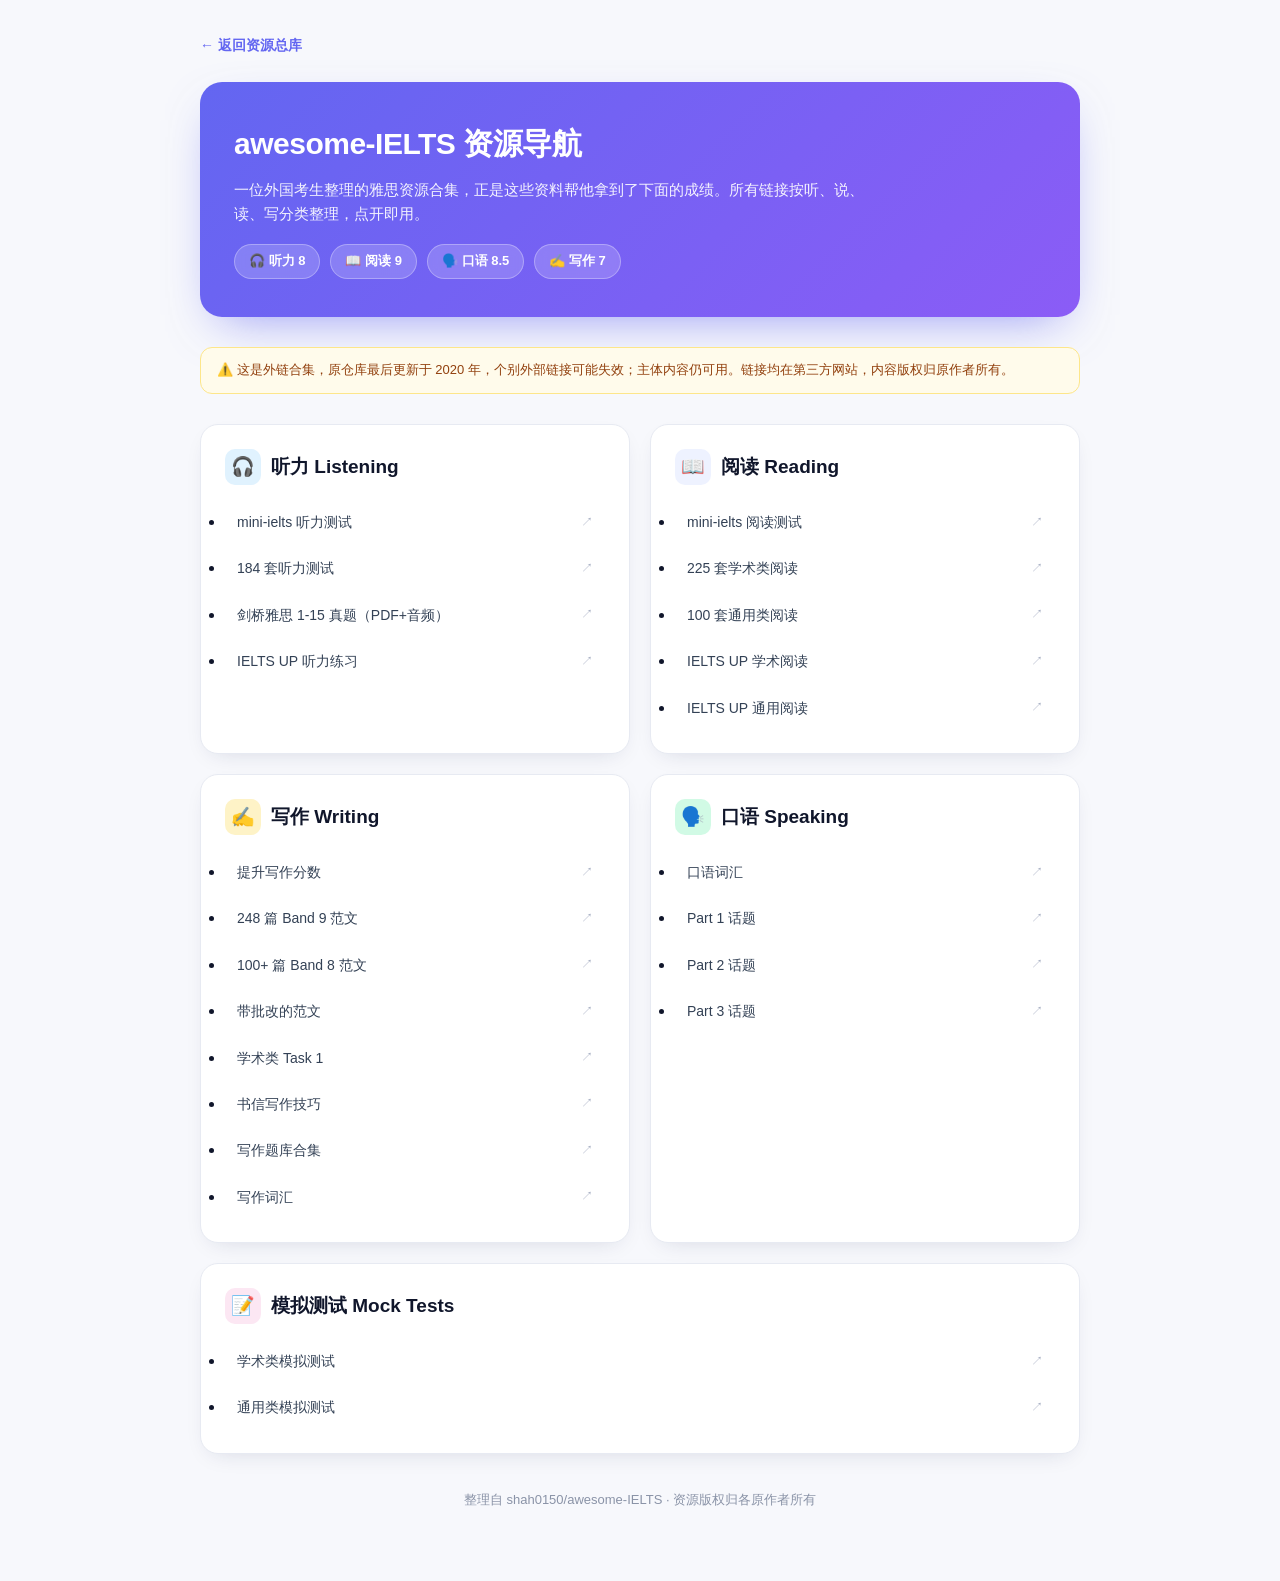
<file: awesome/index.html>
<!DOCTYPE html>
<html lang="zh-CN">
<head>
  <meta charset="UTF-8" />
  <meta name="viewport" content="width=device-width, initial-scale=1.0" />
  <title>雅思备考网·YASIBEIKAO · 资源清单</title>
  <style>
    * { margin: 0; padding: 0; box-sizing: border-box; }
    body {
      font-family: -apple-system, BlinkMacSystemFont, "Segoe UI", "PingFang SC", "Microsoft YaHei", sans-serif;
      background: #f7f8fc; color: #10162b; line-height: 1.6;
      -webkit-font-smoothing: antialiased;
    }
    .wrap { max-width: 920px; margin: 0 auto; padding: 32px 20px 70px; }
    .back {
      display: inline-flex; align-items: center; gap: 6px;
      font-size: 14px; color: #6366f1; font-weight: 700;
      text-decoration: none; margin-bottom: 26px;
    }
    .back:hover { text-decoration: underline; }
    .hero {
      background: linear-gradient(135deg, #6366f1, #8b5cf6);
      border-radius: 22px; padding: 38px 34px; color: #fff;
      box-shadow: 0 18px 50px -20px rgba(99,102,241,.7);
      margin-bottom: 30px;
    }
    .hero h1 { font-size: 30px; letter-spacing: -.5px; margin-bottom: 10px; }
    .hero p { font-size: 15px; opacity: .92; max-width: 640px; }
    .scores { display: flex; gap: 10px; flex-wrap: wrap; margin-top: 18px; }
    .score {
      background: rgba(255,255,255,.18); border: 1px solid rgba(255,255,255,.3);
      padding: 6px 14px; border-radius: 999px; font-size: 13px; font-weight: 700;
      backdrop-filter: blur(6px);
    }
    .note {
      background: #fffbeb; border: 1px solid #fde68a; border-radius: 12px;
      padding: 12px 16px; font-size: 13px; color: #92400e; margin-bottom: 30px;
    }
    .grid { display: grid; grid-template-columns: repeat(2, 1fr); gap: 20px; }
    .card {
      background: #fff; border: 1px solid #e7eaf2; border-radius: 18px;
      padding: 24px; box-shadow: 0 8px 24px -12px rgba(24,32,74,.18);
    }
    .card h2 {
      font-size: 19px; margin-bottom: 16px; display: flex; align-items: center; gap: 10px;
    }
    .emoji {
      width: 36px; height: 36px; border-radius: 10px; display: grid; place-items: center;
      font-size: 19px; background: var(--soft);
    }
    .card ul { display: grid; gap: 4px; }
    .card a {
      display: flex; align-items: center; justify-content: space-between; gap: 10px;
      padding: 10px 12px; border-radius: 10px; font-size: 14px; color: #334155;
      text-decoration: none; transition: background .2s, color .2s;
    }
    .card a:hover { background: var(--soft); color: var(--c); }
    .card a .arrow { color: #aab2c5; font-size: 12px; flex-shrink: 0; }
    .card a:hover .arrow { color: var(--c); }
    .footer { text-align: center; color: #8a93a7; font-size: 13px; margin-top: 36px; }
    @media (max-width: 640px) {
      .grid { grid-template-columns: 1fr; }
      .hero { padding: 28px 22px; }
      .hero h1 { font-size: 24px; }
    }
  </style>
</head>
<body>
  <div class="wrap">
    <a class="back" href="../index.html">← 返回资源总库</a>

    <div class="hero">
      <h1>awesome-IELTS 资源导航</h1>
      <p>一位外国考生整理的雅思资源合集，正是这些资料帮他拿到了下面的成绩。所有链接按听、说、读、写分类整理，点开即用。</p>
      <div class="scores">
        <span class="score">🎧 听力 8</span>
        <span class="score">📖 阅读 9</span>
        <span class="score">🗣️ 口语 8.5</span>
        <span class="score">✍️ 写作 7</span>
      </div>
    </div>

    <div class="note">
      ⚠️ 这是外链合集，原仓库最后更新于 2020 年，个别外部链接可能失效；主体内容仍可用。链接均在第三方网站，内容版权归原作者所有。
    </div>

    <div class="grid">
      <div class="card" style="--c:#0ea5e9; --soft:#e0f2fe;">
        <h2><span class="emoji">🎧</span> 听力 Listening</h2>
        <ul>
          <li><a href="http://mini-ielts.com/listening" target="_blank" rel="noopener">mini-ielts 听力测试 <span class="arrow">↗</span></a></li>
          <li><a href="https://practicepteonline.com/ielts-listening-tests/" target="_blank" rel="noopener">184 套听力测试 <span class="arrow">↗</span></a></li>
          <li><a href="https://ieltspracticeonline.com/download-all-cambridge-ielts-books-pdfaudio-1-14/" target="_blank" rel="noopener">剑桥雅思 1-15 真题（PDF+音频） <span class="arrow">↗</span></a></li>
          <li><a href="https://ielts-up.com/listening/ielts-listening-practice.html" target="_blank" rel="noopener">IELTS UP 听力练习 <span class="arrow">↗</span></a></li>
        </ul>
      </div>

      <div class="card" style="--c:#6366f1; --soft:#eef2ff;">
        <h2><span class="emoji">📖</span> 阅读 Reading</h2>
        <ul>
          <li><a href="http://mini-ielts.com/reading" target="_blank" rel="noopener">mini-ielts 阅读测试 <span class="arrow">↗</span></a></li>
          <li><a href="https://practicepteonline.com/ielts-reading-tests/" target="_blank" rel="noopener">225 套学术类阅读 <span class="arrow">↗</span></a></li>
          <li><a href="https://practicepteonline.com/ielts-general-reading-tests/" target="_blank" rel="noopener">100 套通用类阅读 <span class="arrow">↗</span></a></li>
          <li><a href="https://ielts-up.com/reading/ielts-reading-practice.html#academic" target="_blank" rel="noopener">IELTS UP 学术阅读 <span class="arrow">↗</span></a></li>
          <li><a href="https://ielts-up.com/reading/ielts-reading-practice.html#general" target="_blank" rel="noopener">IELTS UP 通用阅读 <span class="arrow">↗</span></a></li>
        </ul>
      </div>

      <div class="card" style="--c:#f59e0b; --soft:#fef3c7;">
        <h2><span class="emoji">✍️</span> 写作 Writing</h2>
        <ul>
          <li><a href="http://www.ielts-practice.org/ielts-writing/" target="_blank" rel="noopener">提升写作分数 <span class="arrow">↗</span></a></li>
          <li><a href="http://www.ielts-practice.org/band-9-essays/" target="_blank" rel="noopener">248 篇 Band 9 范文 <span class="arrow">↗</span></a></li>
          <li><a href="http://www.ielts-practice.org/band-8-essays/" target="_blank" rel="noopener">100+ 篇 Band 8 范文 <span class="arrow">↗</span></a></li>
          <li><a href="https://www.ieltsbuddy.com/ielts-sample-essays.html" target="_blank" rel="noopener">带批改的范文 <span class="arrow">↗</span></a></li>
          <li><a href="https://www.ieltsbuddy.com/ielts-writing-task-1.html" target="_blank" rel="noopener">学术类 Task 1 <span class="arrow">↗</span></a></li>
          <li><a href="https://ieltsliz.com/ielts-letter-writing-essential-tips/" target="_blank" rel="noopener">书信写作技巧 <span class="arrow">↗</span></a></li>
          <li><a href="https://writing9.com/ielts-writing-task-2-topics" target="_blank" rel="noopener">写作题库合集 <span class="arrow">↗</span></a></li>
          <li><a href="https://ielts-up.com/writing/ielts-vocabulary-writing.html" target="_blank" rel="noopener">写作词汇 <span class="arrow">↗</span></a></li>
        </ul>
      </div>

      <div class="card" style="--c:#10b981; --soft:#d1fae5;">
        <h2><span class="emoji">🗣️</span> 口语 Speaking</h2>
        <ul>
          <li><a href="https://ielts-up.com/speaking/ielts-vocabulary-speaking.html" target="_blank" rel="noopener">口语词汇 <span class="arrow">↗</span></a></li>
          <li><a href="https://ieltsliz.com/ielts-speaking-part-1-topics/" target="_blank" rel="noopener">Part 1 话题 <span class="arrow">↗</span></a></li>
          <li><a href="https://ieltsliz.com/ielts-speaking-part-2-topics/" target="_blank" rel="noopener">Part 2 话题 <span class="arrow">↗</span></a></li>
          <li><a href="https://ieltsliz.com/ielts-speaking-part-3-topics-2/" target="_blank" rel="noopener">Part 3 话题 <span class="arrow">↗</span></a></li>
        </ul>
      </div>

      <div class="card" style="--c:#ec4899; --soft:#fce7f3; grid-column: 1 / -1;">
        <h2><span class="emoji">📝</span> 模拟测试 Mock Tests</h2>
        <ul>
          <li><a href="https://ieltsonlinetests.com/ielts-exam-library#academic" target="_blank" rel="noopener">学术类模拟测试 <span class="arrow">↗</span></a></li>
          <li><a href="https://ieltsonlinetests.com/ielts-exam-library#general-test" target="_blank" rel="noopener">通用类模拟测试 <span class="arrow">↗</span></a></li>
        </ul>
      </div>
    </div>

    <p class="footer">整理自 shah0150/awesome-IELTS · 资源版权归各原作者所有</p>
  </div>
</body>
</html>
</file>
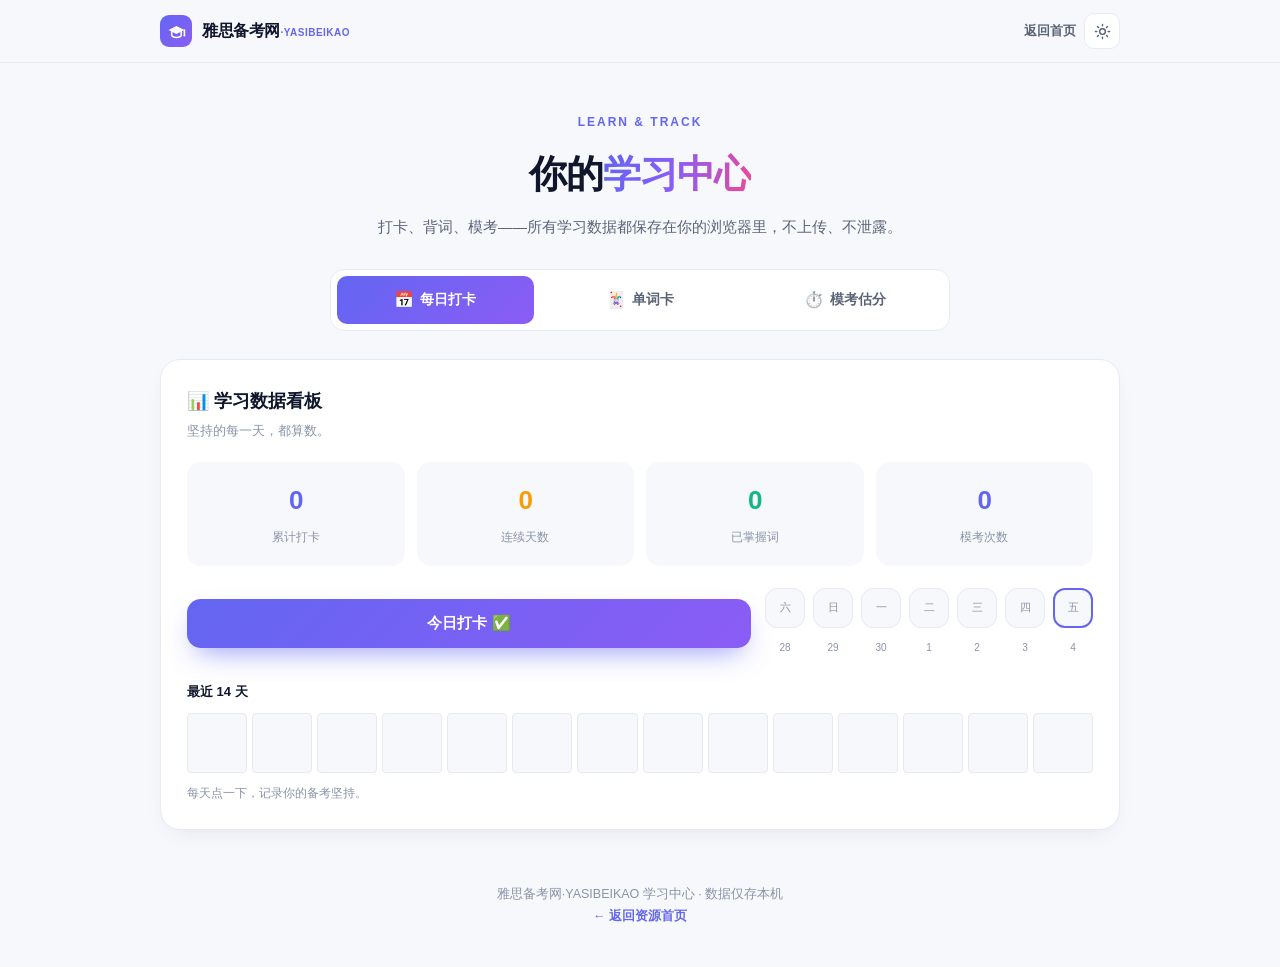
<file: learn/index.html>
<!DOCTYPE html>
<html lang="zh-CN">
<head>
  <meta charset="UTF-8" />
  <meta name="viewport" content="width=device-width, initial-scale=1.0" />
  <title>学习中心 · 雅思备考网·YASIBEIKAO</title>
  <meta name="description" content="每日打卡、间隔重复单词卡、模考计时估分——你的雅思学习数据都留在本机。" />
  <link rel="manifest" href="../manifest.json" />
  <meta name="theme-color" content="#6366f1" />
  <link rel="apple-touch-icon" href="../icon-192.png" />
  <style>
    * { margin: 0; padding: 0; box-sizing: border-box; }
    :root {
      --primary: #6366f1; --primary-2: #8b5cf6;
      --ink: #10162b; --ink-soft: #5a6478; --ink-muted: #8a93a7;
      --line: #e7eaf2; --bg: #f7f8fc; --card: #fff; --radius: 20px;
      --green: #10b981; --amber: #f59e0b; --red: #ef4444;
    }
    html[data-theme="dark"] {
      --bg: #0f1220; --card: #171b2e; --ink: #eef1fb; --ink-soft: #aab3cc;
      --ink-muted: #7b86a3; --line: #2a3049;
    }
    html { scroll-behavior: smooth; scroll-padding-top: 76px; }
    body {
      font-family: -apple-system, BlinkMacSystemFont, "Segoe UI", "PingFang SC", "Microsoft YaHei", sans-serif;
      background: var(--bg); color: var(--ink); line-height: 1.7;
      -webkit-font-smoothing: antialiased; overflow-x: hidden;
    }
    .wrap { max-width: 1000px; margin: 0 auto; padding: 0 20px; }
    a { color: inherit; text-decoration: none; }

    /* 顶部 */
    .topbar { position: sticky; top: 0; z-index: 100; background: color-mix(in srgb, var(--bg) 88%, transparent); backdrop-filter: blur(16px); -webkit-backdrop-filter: blur(16px); border-bottom: 1px solid var(--line); }
    .topbar-inner { max-width: 1000px; margin: 0 auto; padding: 13px 20px; display: flex; align-items: center; justify-content: space-between; gap: 12px; }
    .brand { display: flex; align-items: center; gap: 10px; font-weight: 800; letter-spacing: -.5px; }
    .brand-mark { width: 32px; height: 32px; border-radius: 9px; display: grid; place-items: center; color: #fff; background: linear-gradient(135deg, var(--primary), var(--primary-2)); flex-shrink: 0; }
    .brand-mark svg { width: 19px; height: 19px; display: block; }
    .brand-text { font-size: 16px; white-space: nowrap; }
    .brand-en { font-size: 10px; font-weight: 700; color: var(--primary); letter-spacing: .5px; margin-left: 1px; }
    .top-actions { display: flex; gap: 8px; align-items: center; }
    .icon-btn { width: 36px; height: 36px; display: grid; place-items: center; border: 1px solid var(--line); border-radius: 10px; background: var(--card); color: var(--ink-soft); cursor: pointer; transition: .2s; }
    .icon-btn:hover { color: var(--primary); border-color: var(--primary); }
    .icon-btn svg { width: 17px; height: 17px; }
    .icon-btn .icon-moon { display: none; }
    html[data-theme="dark"] .icon-btn .icon-sun { display: none; }
    html[data-theme="dark"] .icon-btn .icon-moon { display: block; }
    .back-link { font-size: 13px; color: var(--ink-soft); font-weight: 600; }
    .back-link:hover { color: var(--primary); }

    /* Hero */
    .hero { text-align: center; padding: 44px 20px 30px; }
    .kicker { font-size: 12px; font-weight: 800; letter-spacing: 2px; color: var(--primary); }
    .hero h1 { font-size: clamp(26px, 5vw, 38px); letter-spacing: -1px; margin: 8px 0; }
    .hero h1 span { background: linear-gradient(100deg, var(--primary), var(--primary-2), #ec4899); -webkit-background-clip: text; background-clip: text; color: transparent; }
    .hero p { font-size: 14.5px; color: var(--ink-soft); max-width: 560px; margin: 0 auto; }

    /* Tab 导航 */
    .tabs { display: flex; gap: 8px; background: var(--card); border: 1px solid var(--line); border-radius: 14px; padding: 6px; margin: 0 auto 28px; max-width: 620px; position: sticky; top: 68px; z-index: 50; box-shadow: var(--shadow-sm); }
    .tab { flex: 1; text-align: center; padding: 10px 8px; border-radius: 10px; font-size: 13.5px; font-weight: 700; color: var(--ink-soft); cursor: pointer; transition: .2s; display: flex; align-items: center; justify-content: center; gap: 6px; }
    .tab.active { background: linear-gradient(135deg, var(--primary), var(--primary-2)); color: #fff; }
    .tab .ico { font-size: 16px; }

    .panel { display: none; }
    .panel.active { display: block; }
    .section { margin-bottom: 24px; }
    .card { background: var(--card); border: 1px solid var(--line); border-radius: var(--radius); padding: 26px; box-shadow: 0 8px 24px -12px rgba(24,32,74,.14); }
    .card-title { font-size: 18px; margin-bottom: 4px; display: flex; align-items: center; gap: 8px; }
    .card-sub { font-size: 13px; color: var(--ink-muted); margin-bottom: 20px; }

    /* ===== 打卡看板 ===== */
    .dash-top { display: grid; grid-template-columns: repeat(4, 1fr); gap: 12px; margin-bottom: 22px; }
    .kpi { background: var(--bg); border-radius: 14px; padding: 16px 10px; text-align: center; }
    .kpi b { display: block; font-size: 26px; letter-spacing: -1px; color: var(--primary); }
    .kpi.g b { color: var(--green); } .kpi.a b { color: var(--amber); }
    .kpi span { font-size: 11.5px; color: var(--ink-muted); }
    .checkin-row { display: flex; gap: 14px; align-items: center; flex-wrap: wrap; }
    .checkin-btn { flex: 1; min-width: 180px; padding: 15px; border: none; border-radius: 14px; cursor: pointer; font-size: 15px; font-weight: 800; color: #fff; background: linear-gradient(135deg, var(--primary), var(--primary-2)); box-shadow: 0 12px 28px -10px rgba(99,102,241,.7); transition: .2s; }
    .checkin-btn:hover { transform: translateY(-2px); }
    .checkin-btn.done { background: var(--green); box-shadow: 0 12px 28px -10px rgba(16,185,129,.7); }
    .week { display: flex; gap: 8px; }
    .day { width: 40px; text-align: center; }
    .day .dot { width: 40px; height: 40px; border-radius: 12px; background: var(--bg); border: 1px solid var(--line); display: grid; place-items: center; font-size: 11px; color: var(--ink-muted); margin-bottom: 4px; }
    .day.done .dot { background: var(--green); color: #fff; border-color: var(--green); font-size: 18px; }
    .day.today .dot { border-color: var(--primary); border-width: 2px; }
    .heat { margin-top: 22px; }
    .heat-label { font-size: 13px; font-weight: 700; margin-bottom: 10px; }
    .heat-grid { display: grid; grid-template-columns: repeat(14, 1fr); gap: 5px; }
    .heat-cell { aspect-ratio: 1; border-radius: 4px; background: var(--bg); border: 1px solid var(--line); }
    .heat-cell.l1 { background: #c7d2fe; } .heat-cell.l2 { background: #818cf8; }
    .heat-cell.l3 { background: var(--primary); } .heat-cell.l4 { background: #4338ca; }
    .stat-line { font-size: 12px; color: var(--ink-muted); margin-top: 10px; }

    /* ===== 单词卡 ===== */
    .flash-wrap { max-width: 520px; margin: 0 auto; }
    .flash-progress { display: flex; justify-content: space-between; font-size: 12.5px; color: var(--ink-muted); margin-bottom: 10px; }
    .flash-bar { height: 6px; background: var(--bg); border-radius: 999px; overflow: hidden; margin-bottom: 20px; }
    .flash-bar > i { display: block; height: 100%; background: linear-gradient(90deg, var(--primary), var(--primary-2)); transition: width .3s; }
    .flash-card { min-height: 220px; border-radius: 18px; padding: 30px; display: flex; flex-direction: column; align-items: center; justify-content: center; text-align: center; cursor: pointer; background: linear-gradient(135deg, #eef2ff, #faf5ff); border: 2px solid transparent; transition: .25s; user-select: none; }
    html[data-theme="dark"] .flash-card { background: linear-gradient(135deg, #1c2140, #241d3a); }
    .flash-card:hover { transform: translateY(-2px); }
    .flash-card .hint { position: absolute; }
    .flash-word { font-size: 34px; font-weight: 850; letter-spacing: -1px; color: var(--ink); }
    .flash-pos { font-size: 13px; color: var(--primary); font-weight: 700; margin-top: 4px; }
    .flash-mean { font-size: 19px; color: var(--ink); margin-top: 16px; font-weight: 700; }
    .flash-syn { font-size: 13px; color: var(--ink-soft); margin-top: 12px; line-height: 1.8; }
    .flash-syn b { color: var(--green); font-weight: 700; }
    .flash-tip { font-size: 12px; color: var(--ink-muted); margin-top: 18px; }
    .flash-actions { display: flex; gap: 12px; margin-top: 18px; }
    .flash-actions button { flex: 1; padding: 13px; border-radius: 12px; border: 1.5px solid var(--line); background: var(--card); color: var(--ink); font-size: 14px; font-weight: 750; cursor: pointer; transition: .2s; }
    .flash-actions .again:hover { border-color: var(--red); color: var(--red); }
    .flash-actions .known:hover { border-color: var(--green); color: var(--green); }
    .flash-empty { text-align: center; color: var(--ink-soft); padding: 30px; }
    .flash-modes { display: flex; gap: 8px; justify-content: center; margin-bottom: 16px; }
    .flash-modes button { padding: 7px 16px; border-radius: 999px; border: 1.5px solid var(--line); background: var(--card); color: var(--ink-soft); font-size: 12.5px; font-weight: 700; cursor: pointer; }
    .flash-modes button.active { border-color: var(--primary); color: var(--primary); background: var(--bg); }

    /* ===== 模考估分 ===== */
    .mock-setup { display: grid; grid-template-columns: 1fr 1fr; gap: 14px; }
    .mock-opt { border: 1.5px solid var(--line); border-radius: 14px; padding: 16px; cursor: pointer; transition: .2s; }
    .mock-opt:hover, .mock-opt.active { border-color: var(--primary); background: var(--bg); }
    .mock-opt b { display: block; font-size: 15px; margin-bottom: 3px; }
    .mock-opt span { font-size: 12px; color: var(--ink-muted); }
    .mock-start { width: 100%; margin-top: 18px; }
    .mock-stage { display: none; }
    .mock-stage.active { display: block; }
    .mock-hud { display: flex; justify-content: space-between; align-items: center; background: var(--bg); border-radius: 12px; padding: 12px 16px; margin-bottom: 20px; }
    .mock-timer { font-size: 20px; font-weight: 850; color: var(--primary); font-variant-numeric: tabular-nums; }
    .mock-idx { font-size: 13px; color: var(--ink-muted); }
    .q-card { background: var(--bg); border-radius: 16px; padding: 22px; }
    .q-passage { font-size: 13px; color: var(--ink-soft); background: var(--card); border-radius: 10px; padding: 14px; margin-bottom: 16px; line-height: 1.7; }
    .q-text { font-size: 16px; font-weight: 700; margin-bottom: 16px; }
    .q-opts { display: grid; gap: 10px; }
    .q-opt { display: flex; align-items: center; gap: 10px; padding: 12px 14px; border: 1.5px solid var(--line); border-radius: 11px; background: var(--card); cursor: pointer; font-size: 14px; transition: .2s; }
    .q-opt:hover { border-color: var(--primary); }
    .q-opt.sel { border-color: var(--primary); background: var(--bg); font-weight: 700; }
    .q-nav { display: flex; gap: 12px; margin-top: 18px; }
    .q-nav button { flex: 1; padding: 12px; border-radius: 11px; border: none; font-size: 14px; font-weight: 750; cursor: pointer; }
    .q-prev { background: var(--card); border: 1.5px solid var(--line) !important; color: var(--ink); }
    .q-next { background: linear-gradient(135deg, var(--primary), var(--primary-2)); color: #fff; }
    .result-box { text-align: center; padding: 20px; }
    .result-band { font-size: 60px; font-weight: 900; letter-spacing: -3px; background: linear-gradient(135deg, var(--primary), var(--primary-2)); -webkit-background-clip: text; background-clip: text; color: transparent; }
    .result-label { font-size: 14px; color: var(--ink-soft); }
    .result-detail { display: flex; justify-content: center; gap: 24px; margin: 20px 0; font-size: 14px; }
    .result-detail b { color: var(--ink); }

    .btn { display: inline-flex; align-items: center; justify-content: center; padding: 13px 22px; border-radius: 12px; font-size: 14px; font-weight: 750; cursor: pointer; border: none; text-decoration: none; }
    .btn-primary { color: #fff; background: linear-gradient(135deg, var(--primary), var(--primary-2)); }

    .footer { text-align: center; padding: 30px 20px 40px; font-size: 12.5px; color: var(--ink-muted); }
    .footer a { color: var(--primary); font-weight: 700; }
    .toast { position: fixed; left: 50%; bottom: 30px; transform: translateX(-50%) translateY(20px); background: var(--ink); color: var(--card); padding: 12px 22px; border-radius: 999px; font-size: 13.5px; font-weight: 700; opacity: 0; pointer-events: none; transition: .3s; z-index: 300; }
    .toast.show { opacity: 1; transform: translateX(-50%) translateY(0); }

    @media (max-width: 720px) {
      .dash-top { grid-template-columns: repeat(2, 1fr); }
      .mock-setup { grid-template-columns: 1fr; }
      .tabs { top: 64px; }
    }
    @media (max-width: 480px) {
      .heat-grid { grid-template-columns: repeat(10, 1fr); }
      .tab { font-size: 12px; }
      .tab .ico { display: none; }
      .card { padding: 20px 16px; }
    }
  </style>
</head>
<body>
  <header class="topbar">
    <div class="topbar-inner">
      <a href="../index.html" class="brand">
        <span class="brand-mark">
          <svg viewBox="0 0 24 24" fill="none" stroke="currentColor" stroke-width="2" stroke-linecap="round" stroke-linejoin="round" aria-hidden="true"><path d="M22 10 12 5 2 10l10 5 10-5Z" fill="currentColor" stroke="none"/><path d="M6 12v5c0 1.1 2.7 2.5 6 2.5s6-1.4 6-2.5v-5"/><path d="M22 10v6"/><circle cx="22" cy="17" r="1.3" fill="currentColor" stroke="none"/></svg>
        </span>
        <span class="brand-text">雅思备考网<span class="brand-en">·YASIBEIKAO</span></span>
      </a>
      <div class="top-actions">
        <a href="../index.html" class="back-link">返回首页</a>
        <button class="icon-btn" id="themeBtn" type="button" aria-label="切换深色模式" title="切换深色模式">
          <svg class="icon-sun" viewBox="0 0 24 24" fill="none" stroke="currentColor" stroke-width="2" stroke-linecap="round"><circle cx="12" cy="12" r="4"/><path d="M12 2v2M12 20v2M4.9 4.9l1.4 1.4M17.7 17.7l1.4 1.4M2 12h2M20 12h2M4.9 19.1l1.4-1.4M17.7 6.3l1.4-1.4"/></svg>
          <svg class="icon-moon" viewBox="0 0 24 24" fill="none" stroke="currentColor" stroke-width="2" stroke-linecap="round" stroke-linejoin="round"><path d="M21 12.8A9 9 0 1 1 11.2 3a7 7 0 0 0 9.8 9.8Z"/></svg>
        </button>
      </div>
    </div>
  </header>

  <section class="hero">
    <span class="kicker">LEARN & TRACK</span>
    <h1>你的<span>学习中心</span></h1>
    <p>打卡、背词、模考——所有学习数据都保存在你的浏览器里，不上传、不泄露。</p>
  </section>

  <div class="wrap">
    <div class="tabs">
      <div class="tab active" data-panel="checkin"><span class="ico">📅</span>每日打卡</div>
      <div class="tab" data-panel="flash"><span class="ico">🃏</span>单词卡</div>
      <div class="tab" data-panel="mock"><span class="ico">⏱️</span>模考估分</div>
    </div>

    <!-- 打卡看板 -->
    <div class="panel active" id="panel-checkin">
      <div class="card section">
        <h2 class="card-title">📊 学习数据看板</h2>
        <p class="card-sub">坚持的每一天，都算数。</p>
        <div class="dash-top">
          <div class="kpi"><b id="kTotal">0</b><span>累计打卡</span></div>
          <div class="kpi a"><b id="kStreak">0</b><span>连续天数</span></div>
          <div class="kpi g"><b id="kWords">0</b><span>已掌握词</span></div>
          <div class="kpi"><b id="kMock">0</b><span>模考次数</span></div>
        </div>
        <div class="checkin-row">
          <button class="checkin-btn" id="checkinBtn" type="button">今日打卡 ✅</button>
          <div class="week" id="week"></div>
        </div>
        <div class="heat">
          <div class="heat-label">最近 14 天</div>
          <div class="heat-grid" id="heat"></div>
          <div class="stat-line" id="checkinHint">每天点一下，记录你的备考坚持。</div>
        </div>
      </div>
    </div>

    <!-- 单词卡 -->
    <div class="panel" id="panel-flash">
      <div class="card section">
        <h2 class="card-title">🃏 间隔重复单词卡</h2>
        <p class="card-sub">基于 538 考点词 · 认识的点「记住」，模糊的点「再学」，系统会按遗忘曲线安排复习。</p>
        <div class="flash-modes">
          <button class="active" data-mode="learn">学习模式</button>
          <button data-mode="test">测试模式</button>
        </div>
        <div class="flash-wrap">
          <div class="flash-progress"><span id="flashIdx">第 1 / 0 张</span><span id="flashDue">待复习 0 张</span></div>
          <div class="flash-bar"><i id="flashBar" style="width:0%"></i></div>
          <div class="flash-card" id="flashCard">
            <div class="flash-word" id="flashWord">—</div>
            <div class="flash-pos" id="flashPos"></div>
            <div id="flashBack" style="display:none;">
              <div class="flash-mean" id="flashMean"></div>
              <div class="flash-syn" id="flashSyn"></div>
            </div>
            <div class="flash-tip" id="flashTip">点击卡片翻面看释义</div>
          </div>
          <div class="flash-actions" id="flashActions" style="display:none;">
            <button class="again" id="flashAgain" type="button">😵 再学一遍</button>
            <button class="known" id="flashKnown" type="button">😄 记住了</button>
          </div>
        </div>
      </div>
    </div>

    <!-- 模考估分 -->
    <div class="panel" id="panel-mock">
      <div class="card section">
        <div id="mockSetup">
          <h2 class="card-title">⏱️ 模考计时 + 估分</h2>
          <p class="card-sub">选一套模拟题，限时作答，交卷后自动估分（按雅思听力/阅读评分标准换算）。</p>
          <div class="mock-setup">
            <div class="mock-opt active" data-type="reading"><b>📖 阅读模拟</b><span>10 题 · 限时 10 分钟</span></div>
            <div class="mock-opt" data-type="listening"><b>🎧 听力模拟</b><span>10 题 · 限时 10 分钟</span></div>
          </div>
          <button class="btn btn-primary mock-start" id="mockStart" type="button">开始模考 →</button>
        </div>

        <div class="mock-stage" id="mockStage">
          <div class="mock-hud"><div class="mock-timer" id="mockTimer">10:00</div><div class="mock-idx" id="mockIdx">第 1 / 10 题</div></div>
          <div class="q-card">
            <div class="q-passage" id="qPassage"></div>
            <div class="q-text" id="qText"></div>
            <div class="q-opts" id="qOpts"></div>
          </div>
          <div class="q-nav">
            <button class="q-prev" id="qPrev" type="button">上一题</button>
            <button class="q-next" id="qNext" type="button">下一题</button>
          </div>
        </div>

        <div class="result-box" id="mockResult" style="display:none;">
          <div class="result-band" id="resultBand">0.0</div>
          <div class="result-label">预估分数（Band）</div>
          <div class="result-detail"><span>答对 <b id="resultCorrect">0</b> / 10</span><span>用时 <b id="resultTime">0</b></span></div>
          <button class="btn btn-primary" id="mockAgain" type="button">再考一次</button>
        </div>
      </div>
    </div>
  </div>

  <footer class="footer">
    <p>雅思备考网·YASIBEIKAO 学习中心 · 数据仅存本机</p>
    <p><a href="../index.html">← 返回资源首页</a></p>
  </footer>
  <div class="toast" id="toast">✓</div>

  <script src="words.js"></script>
  <script>
  if ('serviceWorker' in navigator) {
    window.addEventListener('load', () => {
      navigator.serviceWorker.register('../sw.js').catch(() => {});
    });
  }
  (function () {
    const $ = id => document.getElementById(id);
    const toast = (t) => { const el=$('toast'); el.textContent=t; el.classList.add('show'); setTimeout(()=>el.classList.remove('show'),1800); };

    // ===== 深色模式（与主站共享 localStorage key）=====
    (function(){
      const root=document.documentElement, btn=$('themeBtn');
      let saved=null; try{saved=localStorage.getItem('ielts_theme');}catch(e){}
      root.setAttribute('data-theme', saved==='dark'?'dark':'light');
      btn.addEventListener('click',()=>{
        const next=root.getAttribute('data-theme')==='dark'?'light':'dark';
        root.setAttribute('data-theme',next);
        try{localStorage.setItem('ielts_theme',next);}catch(e){}
      });
    })();

    // ===== Tab 切换 =====
    document.querySelectorAll('.tab').forEach(t=>t.addEventListener('click',()=>{
      document.querySelectorAll('.tab').forEach(x=>x.classList.remove('active'));
      document.querySelectorAll('.panel').forEach(x=>x.classList.remove('active'));
      t.classList.add('active');
      $('panel-'+t.dataset.panel).classList.add('active');
    }));

    // ===== 打卡看板 =====
    (function(){
      const KEY='ielts_checkin';
      const get=()=>{try{return JSON.parse(localStorage.getItem(KEY))||{dates:[],words:0,mocks:0};}catch(e){return {dates:[],words:0,mocks:0};}};
      const set=d=>{try{localStorage.setItem(KEY,JSON.stringify(d));}catch(e){}};
      const today=()=>new Date().toISOString().slice(0,10);
      let data=get();

      const streak=()=>{
        if(!data.dates.length) return 0;
        const setD=new Set(data.dates);
        let n=0, d=new Date();
        // 若今天没打卡，从昨天算起
        if(!setD.has(d.toISOString().slice(0,10))) d.setDate(d.getDate()-1);
        while(setD.has(d.toISOString().slice(0,10))){n++;d.setDate(d.getDate()-1);}
        return n;
      };
      const render=()=>{
        $('kTotal').textContent=data.dates.length;
        $('kStreak').textContent=streak();
        $('kWords').textContent=data.words||0;
        $('kMock').textContent=data.mocks||0;
        const done=data.dates.includes(today());
        const btn=$('checkinBtn');
        btn.textContent=done?'今日已打卡 ✓':'今日打卡 ✅';
        btn.classList.toggle('done',done);
        // 最近7天
        const names=['日','一','二','三','四','五','六'];
        let wh='';
        for(let i=6;i>=0;i--){
          const d=new Date(); d.setDate(d.getDate()-i);
          const key=d.toISOString().slice(0,10);
          const ok=data.dates.includes(key);
          wh+='<div class="day'+(ok?' done':'')+(i===0?' today':'')+'"><div class="dot">'+(ok?'✓':names[d.getDay()])+'</div><span style="font-size:10px;color:var(--ink-muted)">'+d.getDate()+'</span></div>';
        }
        $('week').innerHTML=wh;
        // 14天热力
        let hh='';
        for(let i=13;i>=0;i--){
          const d=new Date(); d.setDate(d.getDate()-i);
          const key=d.toISOString().slice(0,10);
          const ok=data.dates.includes(key);
          hh+='<div class="heat-cell'+(ok?' l3':'')+'" title="'+key+'"></div>';
        }
        $('heat').innerHTML=hh;
        $('checkinHint').textContent = data.dates.length ? ('已坚持 '+data.dates.length+' 天，继续保持！') : '每天点一下，记录你的备考坚持。';
      };
      $('checkinBtn').addEventListener('click',()=>{
        const t=today();
        if(data.dates.includes(t)){ toast('今天已经打过卡啦'); return; }
        data.dates.push(t); set(data); render(); toast('打卡成功！连续 '+streak()+' 天 🔥');
      });
      render();
      window.__learnData={
        render: render,
        addWords: n => { data.words = (data.words || 0) + n; set(data); render(); },
        addMock: () => { data.mocks = (data.mocks || 0) + 1; set(data); render(); }
      };
    })();

    // ===== 单词卡（间隔重复 SM-2 简化）=====
    (function(){
      const KEY='ielts_flashcards';
      const words=window.IELTS_WORDS||[];
      let prog={}; try{prog=JSON.parse(localStorage.getItem(KEY))||{};}catch(e){prog={};}
      const save=()=>{try{localStorage.setItem(KEY,JSON.stringify(prog));}catch(e){}};
      const day=()=>Math.floor(Date.now()/86400000);
      let idxList=[], pos=0, flipped=false, mode='learn';

      const dueList=()=>{
        if(mode==='test') return words.map((_,i)=>i).sort(()=>Math.random()-0.5).slice(0,20);
        const d=day();
        const due=words.map((_,i)=>i).filter(i=>!prog[i]||prog[i].due<=d);
        return due.length?due:words.map((_,i)=>i).slice(0,20); // 都复习完则随机抽20
      };
      const start=()=>{
        idxList=dueList(); pos=0;
        $('flashIdx').textContent='第 1 / '+idxList.length+' 张';
        $('flashDue').textContent='待复习 '+idxList.length+' 张';
        show();
      };
      const show=()=>{
        flipped=false;
        $('flashBack').style.display='none';
        $('flashActions').style.display='none';
        $('flashTip').textContent='点击卡片翻面看释义';
        if(pos>=idxList.length){
          $('flashWord').textContent='🎉';
          $('flashPos').textContent='本轮完成！';
          $('flashMean').style.display='none';
          $('flashIdx').textContent='完成 '+idxList.length+' 张';
          $('flashBar').style.width='100%';
          return;
        }
        const c=words[idxList[pos]];
        $('flashWord').textContent=c.w;
        $('flashPos').textContent=c.p||'';
        $('flashMean').textContent=c.m;
        $('flashSyn').innerHTML=c.s&&c.s.length?('<b>同义：</b>'+c.s.join(' · ')):'';
        $('flashMean').style.display='';
        $('flashBar').style.width=Math.round(pos/idxList.length*100)+'%';
        $('flashIdx').textContent='第 '+(pos+1)+' / '+idxList.length+' 张';
      };
      $('flashCard').addEventListener('click',()=>{
        if(pos>=idxList.length) return;
        if(!flipped){ flipped=true; $('flashBack').style.display=''; $('flashActions').style.display='flex'; $('flashTip').textContent=''; }
      });
      const grade=(known)=>{
        const i=idxList[pos];
        const p=prog[i]||{level:0,due:0};
        if(known){ p.level=Math.min(6,p.level+1); p.due=day()+Math.pow(2,p.level); if(window.__learnData) window.__learnData.addWords(1); }
        else { p.level=0; p.due=day()+1; }
        prog[i]=p; save();
        pos++; show();
      };
      $('flashKnown').addEventListener('click',()=>grade(true));
      $('flashAgain').addEventListener('click',()=>grade(false));
      document.querySelectorAll('.flash-modes button').forEach(b=>b.addEventListener('click',()=>{
        document.querySelectorAll('.flash-modes button').forEach(x=>x.classList.remove('active'));
        b.classList.add('active'); mode=b.dataset.mode; start();
      }));
      start();
    })();

    // ===== 模考计时 + 估分 =====
    (function(){
      const bank={
        reading:[
          {passage:'Many species have developed remarkable adaptations to survive in arid environments. The camel, for instance, can go for long periods without water by regulating its body temperature and conserving moisture.',q:'What enables camels to survive long periods without water?',opts:['Thick fur','Regulating body temperature and conserving moisture','Drinking large amounts at once','Living underground'],a:1},
          {passage:'The Industrial Revolution brought profound changes to European society, shifting populations from rural areas to rapidly growing cities and transforming the nature of work.',q:'According to the passage, the Industrial Revolution caused people to:',opts:['Move from cities to rural areas','Work fewer hours','Move from rural areas to cities','Abandon manufacturing'],a:2},
          {passage:'Recent research suggests that regular physical exercise can improve cognitive function and reduce the risk of cognitive decline in older adults, though the precise mechanisms remain under investigation.',q:'The passage indicates that exercise:',opts:['Has no effect on the brain','May improve cognitive function','Only benefits young people','Is harmful to older adults'],a:1},
          {passage:'Biodiversity is essential for ecosystem stability. Diverse ecosystems are better able to withstand environmental stresses such as drought, disease, and climate change than those with low diversity.',q:'Why is biodiversity important for ecosystems?',opts:['It reduces the number of species','It helps ecosystems resist environmental stress','It increases drought','It makes ecosystems less stable'],a:1},
          {passage:'The invention of the printing press in the 15th century dramatically increased the availability of books and ideas, accelerating the spread of literacy across Europe.',q:'The printing press led to:',opts:['Fewer books being produced','Slower spread of ideas','Increased literacy across Europe','The end of writing'],a:2},
          {passage:'Sleep plays a critical role in memory consolidation. During sleep, the brain processes and strengthens the memories formed during the day, particularly during deep sleep stages.',q:'According to the text, deep sleep is important for:',opts:['Forgetting memories','Consolidating memories','Reducing brain activity','Dreaming less'],a:1},
          {passage:'Urban green spaces provide numerous benefits, including improved air quality, reduced noise pollution, and opportunities for recreation, which contribute to residents\' wellbeing.',q:'Which is NOT mentioned as a benefit of urban green spaces?',opts:['Better air quality','Reduced noise','Recreation opportunities','Lower housing costs'],a:3},
          {passage:'Renewable energy sources such as solar and wind power are becoming increasingly cost-competitive with fossil fuels, driving a global transition toward cleaner energy systems.',q:'The global energy transition is driven by:',opts:['Rising fossil fuel costs only','Renewables becoming cost-competitive','Government bans on solar power','Decreasing energy demand'],a:1},
          {passage:'Social media has transformed how people communicate, but research indicates that excessive use can be associated with feelings of anxiety and depression, especially among young users.',q:'The passage suggests excessive social media use may:',opts:['Improve mental health','Be linked to anxiety and depression','Eliminate communication','Have no psychological effects'],a:1},
          {passage:'Ocean currents play a vital role in regulating global climate by distributing heat from the equator toward the poles, influencing weather patterns across the planet.',q:'Ocean currents help regulate climate by:',opts:['Cooling the equator only','Distributing heat toward the poles','Stopping weather patterns','Increasing polar ice'],a:1}
        ],
        listening:[
          {passage:'🎧 对话场景：图书馆。男士想借一本书，女士告诉他该书已被借出，可以预约或等一周。',q:'What does the librarian suggest the man do?',opts:['Buy the book','Reserve the book or wait a week','Return next month','Ask another library'],a:1},
          {passage:'🎧 独白：讲座介绍蜜蜂的舞蹈语言，通过摆尾舞传递食物源的方向和距离。',q:'What is the main purpose of the waggle dance?',opts:['To attract mates','To communicate food location','To defend the hive','To clean the hive'],a:1},
          {passage:'🎧 对话：学生询问课程作业要求，教授说论文需 2000 字，下周五截止，可接受一次延期。',q:'When is the essay due?',opts:['This Friday','Next Friday','Next Monday','In two weeks'],a:1},
          {passage:'🎧 独白：旅游介绍，参观博物馆需提前网上订票，周二闭馆，学生凭证件可半价。',q:'What should visitors do before going to the museum?',opts:['Arrive early on Tuesday','Book tickets online','Bring no ID','Pay full price'],a:1},
          {passage:'🎧 对话：两人讨论周末计划，最终决定周六去爬山，若下雨则改去电影院。',q:'What will they do if it rains?',opts:['Go hiking','Stay home','Go to the cinema','Cancel all plans'],a:2},
          {passage:'🎧 独白：健康讲座建议成年人每晚睡 7-9 小时，规律作息比周末补觉更重要。',q:'What does the speaker emphasize as more important?',opts:['Sleeping longer on weekends','A regular sleep schedule','Sleeping less than 7 hours','Taking sleeping pills'],a:1},
          {passage:'🎧 对话：租房咨询，公寓月租含水电，但网络另付，押金为一个月租金。',q:'What is NOT included in the monthly rent?',opts:['Water','Electricity','Internet','Furniture'],a:2},
          {passage:'🎧 独白：机场广播，航班 BA123 因天气延误 45 分钟，登机口改为 B12。',q:'Why is the flight delayed?',opts:['Technical issues','Weather','Strike','Overbooking'],a:1},
          {passage:'🎧 对话：学生在书店找一本教材，店员说在二楼财经区，还剩两本。',q:'Where is the textbook located?',opts:['Ground floor','Second floor, finance section','In the storage room','At the counter'],a:1},
          {passage:'🎧 独白：介绍城市新地铁线，将于明年开通，连接市中心与机场，全程约 30 分钟。',q:'What will the new metro line connect?',opts:['Two city centers','City center and airport','Airport and port','Two airports'],a:1}
        ]
      };
      const BANDS=[3.0,3.5,4.0,4.5,5.0,5.5,6.0,6.5,7.0,7.5,8.0];
      let type='reading', qs=[], cur=0, answers=[], timer=null, left=600;

      document.querySelectorAll('.mock-opt').forEach(o=>o.addEventListener('click',()=>{
        document.querySelectorAll('.mock-opt').forEach(x=>x.classList.remove('active'));
        o.classList.add('active'); type=o.dataset.type;
      }));
      const fmt=s=>Math.floor(s/60)+':'+String(s%60).padStart(2,'0');
      const renderQ=()=>{
        const q=qs[cur];
        $('qPassage').textContent=q.passage;
        $('qText').textContent=q.q;
        $('qOpts').innerHTML=q.opts.map((o,i)=>'<div class="q-opt'+(answers[cur]===i?' sel':'')+'" data-i="'+i+'">'+String.fromCharCode(65+i)+'. '+o+'</div>').join('');
        document.querySelectorAll('.q-opt').forEach(el=>el.addEventListener('click',()=>{answers[cur]=+el.dataset.i;renderQ();}));
        $('mockIdx').textContent='第 '+(cur+1)+' / '+qs.length+' 题';
        $('qPrev').disabled=cur===0;
        $('qNext').textContent=cur===qs.length-1?'交卷':'下一题';
      };
      const stopTimer=()=>{if(timer){clearInterval(timer);timer=null;}};
      const startTimer=()=>{
        left=600; $('mockTimer').textContent=fmt(left); stopTimer();
        timer=setInterval(()=>{left--; $('mockTimer').textContent=fmt(left); if(left<=0){stopTimer();finish();}},1000);
      };
      const finish=()=>{
        stopTimer();
        const correct=answers.reduce((n,a,i)=>n+(a===qs[i].a?1:0),0);
        const band=BANDS[correct]||3.0;
        const used=600-left;
        $('mockSetup').style.display='none'; $('mockStage').classList.remove('active');
        $('mockResult').style.display='block';
        $('resultBand').textContent=band.toFixed(1);
        $('resultCorrect').textContent=correct;
        $('resultTime').textContent=fmt(used);
        if(window.__learnData) window.__learnData.addMock();
      };
      $('mockStart').addEventListener('click',()=>{
        qs=bank[type].slice(); answers=Array(qs.length).fill(-1); cur=0;
        $('mockSetup').style.display='none'; $('mockResult').style.display='none'; $('mockStage').classList.add('active');
        renderQ(); startTimer();
      });
      $('qPrev').addEventListener('click',()=>{if(cur>0){cur--;renderQ();}});
      $('qNext').addEventListener('click',()=>{if(cur<qs.length-1){cur++;renderQ();}else{finish();}});
      $('mockAgain').addEventListener('click',()=>{
        $('mockResult').style.display='none'; $('mockSetup').style.display='block';
      });
    })();
  })();
  </script>
</body>
</html>
</file>
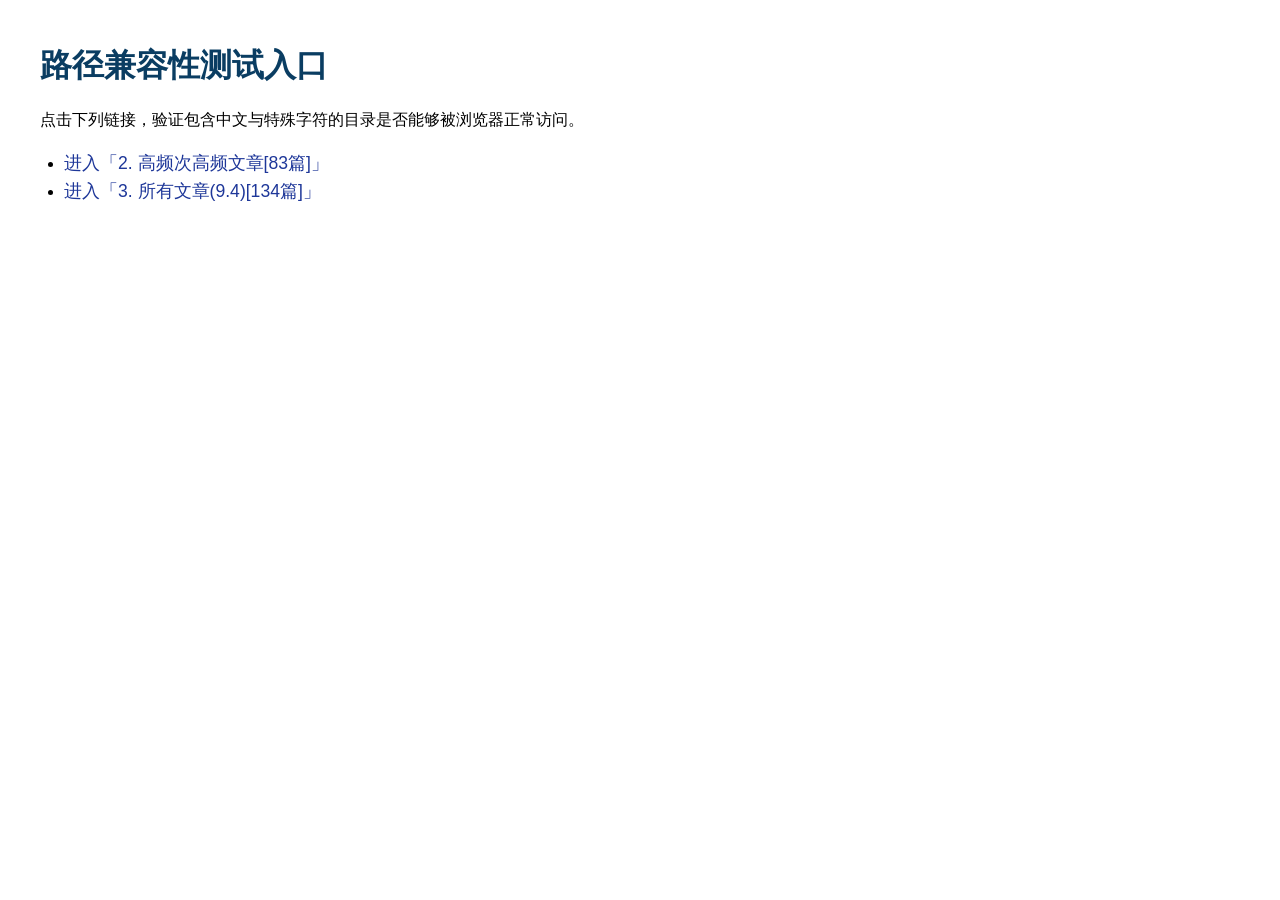
<file: practice-atlas/developer/tests/e2e/fixtures/index.html>
<!DOCTYPE html>
<html lang="zh-CN">
  <head>
    <meta charset="utf-8" />
    <title>路径兼容性测试入口</title>
    <style>
      body {
        font-family: "Noto Sans SC", "Helvetica Neue", Arial, sans-serif;
        margin: 40px;
        line-height: 1.6;
      }
      h1 {
        color: #0a3d62;
        margin-bottom: 0.5em;
      }
      ul {
        padding-left: 1.5em;
      }
      a {
        font-size: 1.1em;
        color: #1e3799;
        text-decoration: none;
      }
      a:hover,
      a:focus {
        text-decoration: underline;
      }
    </style>
  </head>
  <body>
    <h1>路径兼容性测试入口</h1>
    <p>点击下列链接，验证包含中文与特殊字符的目录是否能够被浏览器正常访问。</p>
    <ul>
      <li>
        <a id="high-frequency-link" href="./睡着过项目组(9.4)[134篇]/2. 高频次高频文章[83篇]/placeholder.html">
          进入「2. 高频次高频文章[83篇]」
        </a>
      </li>
      <li>
        <a id="all-articles-link" href="./睡着过项目组(9.4)[134篇]/3. 所有文章(9.4)[134篇]/placeholder.html">
          进入「3. 所有文章(9.4)[134篇]」
        </a>
      </li>
    </ul>
  </body>
</html>
</file>
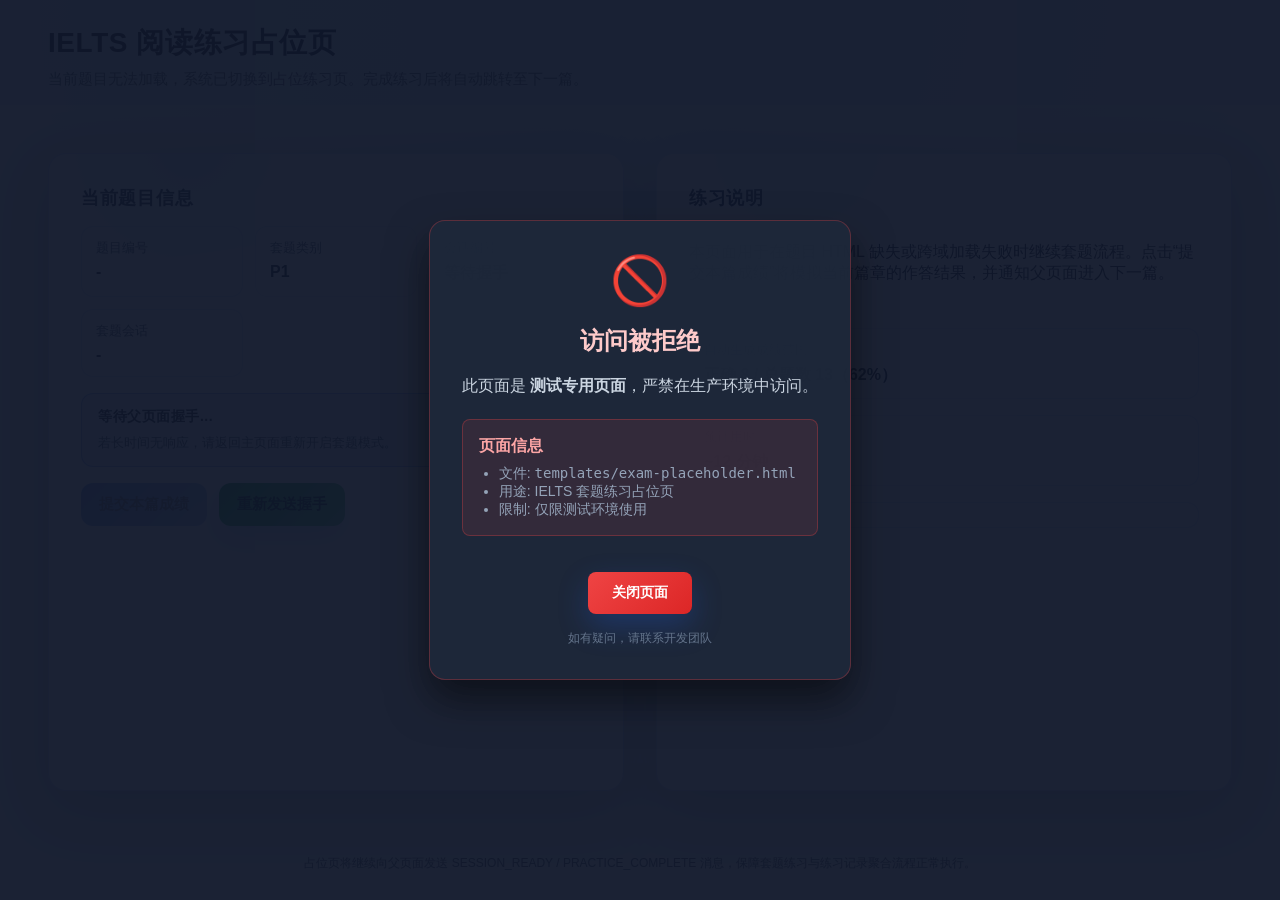
<file: practice-atlas/templates/exam-placeholder.html>
<!DOCTYPE html>
<html lang="zh-CN">
<head>
    <meta charset="UTF-8">
    <title>IELTS 阅读练习占位页</title>
    <meta name="viewport" content="width=device-width, initial-scale=1">
    <style>
        :root {
            color-scheme: light dark;
            --bg: #0f172a;
            --panel: #111827;
            --text: #e2e8f0;
            --muted: #94a3b8;
            --accent: #38bdf8;
            --success: #34d399;
            --warn: #facc15;
            --error: #f87171;
        }
        @media (prefers-color-scheme: light) {
            :root {
                --bg: #f8fafc;
                --panel: #ffffff;
                --text: #0f172a;
                --muted: #475569;
                --accent: #2563eb;
                --success: #16a34a;
                --warn: #ca8a04;
                --error: #dc2626;
            }
        }
        * { box-sizing: border-box; }
        body {
            margin: 0;
            min-height: 100vh;
            display: flex;
            flex-direction: column;
            font-family: 'Segoe UI', -apple-system, BlinkMacSystemFont, 'PingFang SC', 'Microsoft YaHei', sans-serif;
            background: radial-gradient(circle at top, rgba(56,189,248,0.16), transparent 55%), var(--bg);
            color: var(--text);
        }
        header {
            padding: 24px clamp(24px, 5vw, 48px) 16px;
            display: flex;
            flex-direction: column;
            gap: 8px;
            position: relative;
            overflow: hidden;
        }
        header::after {
            content: '';
            position: absolute;
            inset: 0;
            background: linear-gradient(120deg, rgba(56,189,248,0.18), rgba(129,140,248,0.18));
            opacity: 0.6;
            pointer-events: none;
        }
        header h1 {
            margin: 0;
            font-weight: 600;
            font-size: clamp(20px, 2.6vw, 28px);
            letter-spacing: 0.02em;
            position: relative;
            z-index: 1;
        }
        header p {
            margin: 0;
            color: var(--muted);
            font-size: 15px;
            position: relative;
            z-index: 1;
        }
        main {
            flex: 1;
            display: grid;
            gap: clamp(20px, 4vw, 32px);
            grid-template-columns: repeat(auto-fit, minmax(260px, 1fr));
            padding: clamp(24px, 5vw, 48px);
        }
        .panel {
            background: color-mix(in srgb, var(--panel) 92%, transparent);
            border: 1px solid color-mix(in srgb, var(--accent) 22%, transparent);
            border-radius: 18px;
            padding: clamp(20px, 3vw, 32px);
            display: flex;
            flex-direction: column;
            gap: 16px;
            box-shadow: 0 18px 60px rgba(15,23,42,0.28);
            position: relative;
            overflow: hidden;
        }
        .panel::before {
            content: '';
            position: absolute;
            inset: -120px 40% auto -60px;
            height: 220px;
            background: radial-gradient(circle, rgba(56,189,248,0.18), transparent 65%);
            transform: rotate(-8deg);
            pointer-events: none;
        }
        .panel h2 {
            margin: 0;
            font-size: 18px;
            font-weight: 600;
            letter-spacing: 0.04em;
        }
        .meta-grid {
            display: grid;
            grid-template-columns: repeat(auto-fit, minmax(120px, 1fr));
            gap: 12px;
        }
        .meta-item {
            display: flex;
            flex-direction: column;
            gap: 6px;
            padding: 12px 14px;
            border-radius: 12px;
            background: color-mix(in srgb, var(--panel) 70%, transparent);
            border: 1px solid color-mix(in srgb, var(--accent) 15%, transparent);
        }
        .meta-label { font-size: 13px; color: var(--muted); }
        .meta-value { font-size: 16px; font-weight: 600; word-break: break-word; }
        .status {
            border-radius: 12px;
            padding: 14px 16px;
            display: flex;
            flex-direction: column;
            gap: 8px;
            background: color-mix(in srgb, var(--accent) 12%, transparent);
            border: 1px solid color-mix(in srgb, var(--accent) 40%, transparent);
        }
        .status strong { font-size: 14px; letter-spacing: 0.04em; }
        .status span { font-size: 13px; color: var(--muted); }
        .actions {
            display: flex;
            flex-wrap: wrap;
            gap: 12px;
        }
        button {
            border: none;
            border-radius: 12px;
            font-size: 15px;
            padding: 12px 18px;
            cursor: pointer;
            font-weight: 600;
            transition: transform 0.18s ease, filter 0.2s ease;
            color: #0f172a;
            background: linear-gradient(135deg, var(--accent), color-mix(in srgb, var(--accent) 55%, #f1f5f9));
            box-shadow: 0 12px 30px rgba(37, 99, 235, 0.25);
        }
        button:disabled {
            cursor: not-allowed;
            opacity: 0.6;
            transform: none;
            box-shadow: none;
        }
        button:hover:not(:disabled) { transform: translateY(-1px); filter: brightness(1.04); }
        footer {
            padding: 16px 24px 28px;
            font-size: 12px;
            color: var(--muted);
            text-align: center;
        }
        .log-area {
            background: color-mix(in srgb, var(--panel) 78%, transparent);
            border-radius: 12px;
            padding: 12px 14px;
            font-size: 12px;
            font-family: 'JetBrains Mono', 'Fira Code', monospace;
            max-height: 160px;
            overflow: auto;
            border: 1px solid color-mix(in srgb, var(--accent) 18%, transparent);
        }
        .log-area div { margin-bottom: 4px; }
        .log-area .info { color: var(--accent); }
        .log-area .warn { color: var(--warn); }
        .log-area .error { color: var(--error); }
        .pill {
            display: inline-flex;
            align-items: center;
            gap: 6px;
            padding: 6px 10px;
            border-radius: 999px;
            background: color-mix(in srgb, var(--accent) 18%, transparent);
            color: var(--text);
            font-size: 12px;
            letter-spacing: 0.02em;
        }
        #practice-review-nav {
            position: absolute;
            left: 50%;
            top: 50%;
            transform: translate(-50%, -50%);
            display: none;
            align-items: center;
            gap: 8px;
            z-index: 3;
        }
        #practice-review-nav button {
            border: 1px solid color-mix(in srgb, var(--accent) 35%, transparent);
            border-radius: 8px;
            padding: 5px 11px;
            font-size: 12px;
            font-weight: 600;
            color: var(--text);
            background: color-mix(in srgb, var(--panel) 78%, transparent);
            box-shadow: none;
        }
        #practice-review-nav button:disabled {
            opacity: 0.45;
            cursor: not-allowed;
        }
    </style>
</head>
<body data-exam-id="" data-exam-state="initial">
<!-- 环境检查警告覆盖层 -->
<div id="access-denied-overlay" style="display: none; position: fixed; top: 0; left: 0; width: 100%; height: 100%; background: rgba(15, 23, 42, 0.95); color: #e2e8f0; z-index: 9999; align-items: center; justify-content: center; flex-direction: column; padding: 40px; text-align: center; font-family: 'Segoe UI', -apple-system, BlinkMacSystemFont, 'PingFang SC', 'Microsoft YaHei', sans-serif;">
    <div style="max-width: 600px; background: rgba(30, 41, 59, 0.9); border-radius: 16px; padding: 32px; border: 1px solid rgba(239, 68, 68, 0.3); box-shadow: 0 20px 40px rgba(0, 0, 0, 0.5);">
        <div style="font-size: 48px; margin-bottom: 16px;">🚫</div>
        <h1 style="margin: 0 0 16px; font-size: 24px; color: #fecaca; font-weight: 600;">访问被拒绝</h1>
        <p style="margin: 0 0 20px; color: #cbd5e1; line-height: 1.6;">此页面是 <strong>测试专用页面</strong>，严禁在生产环境中访问。</p>
        <div style="background: rgba(239, 68, 68, 0.1); border: 1px solid rgba(239, 68, 68, 0.3); border-radius: 8px; padding: 16px; margin: 20px 0; text-align: left;">
            <h3 style="margin: 0 0 8px; font-size: 16px; color: #fca5a5;">页面信息</h3>
            <ul style="margin: 0; padding-left: 20px; color: #94a3b8; font-size: 14px;">
                <li>文件: <code>templates/exam-placeholder.html</code></li>
                <li>用途: IELTS 套题练习占位页</li>
                <li>限制: 仅限测试环境使用</li>
            </ul>
        </div>
        <button onclick="window.close()" style="background: linear-gradient(135deg, #ef4444, #dc2626); color: white; border: none; border-radius: 8px; padding: 12px 24px; font-size: 14px; font-weight: 600; cursor: pointer; margin-top: 16px;">关闭页面</button>
        <p style="margin: 16px 0 0; font-size: 12px; color: #64748b;">如有疑问，请联系开发团队</p>
    </div>
</div>
<header>
    <h1 id="exam-title">IELTS 阅读练习占位页</h1>
    <p id="exam-subtitle">当前题目无法加载，系统已切换到占位练习页。完成练习后将自动跳转至下一篇。</p>
</header>
<main>
    <section class="panel">
        <h2>当前题目信息</h2>
        <div class="meta-grid">
            <div class="meta-item">
                <span class="meta-label">题目编号</span>
                <span class="meta-value" id="meta-exam-id">-</span>
            </div>
            <div class="meta-item">
                <span class="meta-label">套题类别</span>
                <span class="meta-value" id="meta-category">P1</span>
            </div>
            <div class="meta-item">
                <span class="meta-label">会话编号</span>
                <span class="meta-value" id="meta-session">等待握手</span>
            </div>
            <div class="meta-item">
                <span class="meta-label">套题会话</span>
                <span class="meta-value" id="meta-suite">-</span>
            </div>
        </div>
        <div class="status" id="status-block">
            <strong id="status-title">等待父页面握手...</strong>
            <span id="status-detail">若长时间无响应，请返回主页面重新开启套题模式。</span>
        </div>
        <div class="actions">
            <button id="complete-exam-btn" disabled>提交本篇成绩</button>
            <button id="force-ready-btn" style="background:linear-gradient(135deg, var(--success), color-mix(in srgb, var(--success) 65%, #f1f5f9)); color:#042f2e;">重新发送握手</button>
        </div>
    </section>
    <section class="panel">
        <h2>练习说明</h2>
        <p>本页面用于在题目 HTML 缺失或跨域加载失败时继续套题流程。点击“提交本篇成绩”将模拟当前篇章的作答结果，并通知父页面进入下一篇。</p>
        <div class="meta-item" style="margin-top:12px;">
            <span class="meta-label">自动生成成绩范围</span>
            <span class="meta-value" id="meta-score">正确 8 / 总题数 13（62%）</span>
        </div>
        <div class="meta-item">
            <span class="meta-label">预计用时</span>
            <span class="meta-value" id="meta-duration">~12 分钟</span>
        </div>
        <div class="log-area" id="event-log"></div>
    </section>
</main>
<footer>
    占位页将继续向父页面发送 SESSION_READY / PRACTICE_COMPLETE 消息，保障套题练习与练习记录聚合流程正常执行。
</footer>
<script src="../js/utils/environmentDetector.js"></script>
<script src="../js/utils/suiteBackGuard.js"></script>
<script>
(function() {
    const opener = window.opener || window.parent;
    const expectedParentOrigin = (() => {
        try {
            if (!document.referrer) return '';
            const parsed = new URL(document.referrer, window.location.href);
            // Chromium: file URL.origin is "file://", postMessage event.origin is "null".
            if (parsed.protocol === 'file:') return '';
            if (!parsed.origin || parsed.origin === 'null' || parsed.origin === 'file://') return '';
            return parsed.origin;
        } catch (_) {
            return '';
        }
    })();
    const overlay = document.getElementById('access-denied-overlay');
    const detector = window.EnvironmentDetector;
    const isTestEnv = detector && typeof detector.isInTestEnvironment === 'function'
        ? detector.isInTestEnvironment()
        : false;

    if (!isTestEnv) {
        if (overlay) {
            overlay.style.display = 'flex';
        }
        document.body.dataset.examState = 'blocked';
        console.warn('[SuitePlaceholder] 非测试环境禁止访问，占位页已锁定。');
        return;
    }

    if (overlay) {
        overlay.style.display = 'none';
    }
    const state = {
        examId: null,
        title: 'IELTS 阅读练习',
        category: 'P1',
        sessionId: null,
        suiteSessionId: null,
        sequenceIndex: null,
        handshakeReady: false,
        submitted: false,
        reviewMode: false,
        reviewViewMode: 'answering',
        suiteReviewMode: false,
        autoAdvanceAfterSubmit: true,
        reviewContext: null,
        reviewEntryIndex: 0,
        baseDuration: 11 * 60,
        correctCount: 8,
        totalCount: 13,
        simulationMode: false,
        simulationCtx: null,
        expectedParentOrigin,
        parentOrigin: '',
        parentOriginIsOpaque: false,
        windowSessionToken: '',
        submissionId: ''
    };

    const dom = {
        title: document.getElementById('exam-title'),
        subtitle: document.getElementById('exam-subtitle'),
        metaExam: document.getElementById('meta-exam-id'),
        metaCategory: document.getElementById('meta-category'),
        metaSession: document.getElementById('meta-session'),
        metaSuite: document.getElementById('meta-suite'),
        metaScore: document.getElementById('meta-score'),
        metaDuration: document.getElementById('meta-duration'),
        statusTitle: document.getElementById('status-title'),
        statusDetail: document.getElementById('status-detail'),
        completeBtn: document.getElementById('complete-exam-btn'),
        forceReadyBtn: document.getElementById('force-ready-btn'),
        log: document.getElementById('event-log')
    };
    let suiteBackGuardController = null;

    function ensureReviewNavBar() {
        let bar = document.getElementById('practice-review-nav');
        if (bar) {
            return bar;
        }
        bar = document.createElement('div');
        bar.id = 'practice-review-nav';
        bar.innerHTML = `
            <button type="button" data-review-nav="prev">上一题</button>
            <button type="button" data-review-nav="next">下一题</button>
        `;
        bar.addEventListener('click', (event) => {
            const button = event.target && event.target.closest
                ? event.target.closest('button[data-review-nav]')
                : null;
            if (!button || button.disabled) {
                return;
            }
            const direction = button.dataset.reviewNav || '';
            if (!direction) {
                return;
            }
            postMessage('REVIEW_NAVIGATE', {
                direction,
                examId: document.body.dataset.examId || state.examId || null,
                sessionId: null,
                suiteSessionId: state.suiteSessionId || null,
                suiteReviewMode: state.suiteReviewMode === true || isManualReviewModeEnabled(),
                currentIndex: Number.isInteger(state.reviewEntryIndex) ? state.reviewEntryIndex : 0,
                finalizeOnNext: Boolean(direction === 'next' && bar.dataset && bar.dataset.finalizeOnNext === 'true')
            });
        });
        const header = document.querySelector('body > header') || document.querySelector('header');
        if (header) {
            header.appendChild(bar);
        } else {
            document.body.insertAdjacentElement('afterbegin', bar);
        }
        return bar;
    }

    function setReviewNavVisibility(visible) {
        const bar = ensureReviewNavBar();
        if (bar && bar.style) {
            bar.style.display = visible ? 'inline-flex' : 'none';
        }
    }

    function isManualReviewModeEnabled() {
        return state.autoAdvanceAfterSubmit === false;
    }

    function applyFallbackManualNavContext() {
        if (!isManualReviewModeEnabled()) {
            return;
        }
        const bar = ensureReviewNavBar();
        const prevBtn = bar.querySelector('button[data-review-nav="prev"]');
        const nextBtn = bar.querySelector('button[data-review-nav="next"]');
        const currentIndex = Number.isFinite(state.sequenceIndex) ? Number(state.sequenceIndex) : 0;
        const total = 3;
        bar.dataset.reviewIndex = String(currentIndex);
        bar.dataset.reviewTotal = String(total);
        bar.dataset.viewMode = state.reviewViewMode || 'answering';
        bar.dataset.finalizeOnNext = 'false';
        if (prevBtn) {
            prevBtn.disabled = true;
        }
        if (nextBtn) {
            nextBtn.disabled = true;
        }
        state.suiteReviewMode = true;
        state.reviewEntryIndex = currentIndex;
        setReviewNavVisibility(true);
    }

    function decodeParam(value) {
        if (!value) return '';
        try { return decodeURIComponent(value.replace(/\+/g, ' ')); }
        catch (_) { return value; }
    }

    function parseParams() {
        const params = new URLSearchParams(window.location.search);
        const title = decodeParam(params.get('title')) || state.title;
        const examId = decodeParam(params.get('examId')) || null;
        const category = decodeParam(params.get('category')) || 'P1';
        const suiteSessionId = decodeParam(params.get('suiteSessionId')) || null;
        const suiteFlowMode = decodeParam(params.get('suiteFlowMode')) || '';
        const seq = params.get('index');

        state.title = title;
        state.examId = examId;
        state.category = category;
        state.suiteSessionId = suiteSessionId;
        state.sequenceIndex = seq != null ? Number(seq) : null;
        // 占位页在复用窗口切换时可能先于 INIT_SESSION 完成首帧渲染；
        // 从受宿主签名的 URL 上下文恢复手动回看开关，确保导航栏不丢失。
        if (suiteFlowMode.toLowerCase() === 'stationary') {
            state.autoAdvanceAfterSubmit = false;
            state.suiteReviewMode = true;
        }
        if (suiteFlowMode.toLowerCase() === 'simulation') {
            const total = Number(params.get('suiteSequenceTotal')) || 3;
            const currentIndex = Number.isFinite(state.sequenceIndex) ? state.sequenceIndex : 0;
            state.simulationMode = true;
            state.simulationCtx = {
                currentIndex,
                total,
                isLast: currentIndex >= total - 1
            };
        }

        document.body.dataset.examId = examId || '';
        dom.title.textContent = title || 'IELTS 阅读练习占位页';
        dom.subtitle.innerHTML = seq != null
            ? `当前为套题第 <span class="pill">${Number(seq) + 1}</span> 篇，请在完成后点击提交。`
            : '当前题目无法加载，系统已切换到占位练习页。';
        dom.metaExam.textContent = examId || '未提供';
        dom.metaCategory.textContent = category || 'P1';
        dom.metaSuite.textContent = suiteSessionId || '-';
        updateSuiteBackGuard();
        dom.metaScore.textContent = `正确 ${state.correctCount} / 总题数 ${state.totalCount}（${Math.round((state.correctCount / state.totalCount) * 100)}%）`;
        dom.metaDuration.textContent = '~12 分钟';
        applyFallbackManualNavContext();
    }

    function log(message, level = 'info') {
        if (!dom.log) return;
        const entry = document.createElement('div');
        entry.className = level;
        const timestamp = new Date().toLocaleTimeString();
        entry.textContent = `[${timestamp}] ${message}`;
        dom.log.prepend(entry);
    }

    function createSubmissionId() {
        try {
            if (window.crypto && typeof window.crypto.randomUUID === 'function') {
                return `placeholder-submit-${window.crypto.randomUUID()}`;
            }
        } catch (_) {
            // Fall through to a session-bound identifier.
        }
        return `placeholder-submit-${state.sessionId || state.examId || 'session'}-${Date.now()}-${Math.random().toString(36).slice(2)}`;
    }

    function buildEnvelope(type, payload) {
        const data = Object.assign({
            examId: state.examId,
            title: state.title,
            category: state.category,
            suiteSessionId: state.suiteSessionId,
            sessionId: state.sessionId,
            windowSessionToken: state.windowSessionToken || null,
            source: 'suite_placeholder',
            timestamp: Date.now()
        }, payload || {});
        if (type === 'PRACTICE_COMPLETE') {
            state.submissionId = data.submissionId || state.submissionId || createSubmissionId();
            data.submissionId = state.submissionId;
        }
        return { type, data, source: 'suite_placeholder' };
    }

    function postMessage(type, payload) {
        if (!opener || opener === window) {
            log('未检测到父窗口，消息未发送。', 'warn');
            return;
        }
        try {
            const targetOrigin = state.parentOrigin && state.parentOrigin !== 'null'
                ? state.parentOrigin
                : (state.expectedParentOrigin || (window.location.protocol === 'file:' ? '*' : ''));
            if (!targetOrigin) {
                log(`缺少可信父窗口 origin，未发送 ${type}`, 'warn');
                return;
            }
            opener.postMessage(buildEnvelope(type, payload), targetOrigin);
            log(`已发送 ${type} 消息`, 'info');
        } catch (error) {
            log(`发送 ${type} 消息失败: ${error}`, 'error');
        }
    }

    function notifySuiteCloseAttempt(reason) {
        if (!state.suiteSessionId) {
            return;
        }
        postMessage('SUITE_CLOSE_ATTEMPT', {
            reason: reason || 'unknown'
        });
    }

    function installSuiteBackGuard() {
        if (suiteBackGuardController || !state.suiteSessionId) {
            return;
        }
        const factory = (
            window.SuiteBackGuard && typeof window.SuiteBackGuard.create === 'function'
        )
            ? window.SuiteBackGuard.create
            : (typeof window.createSuiteBackGuard === 'function' ? window.createSuiteBackGuard : null);
        if (!factory) {
            log('SuiteBackGuard 未就绪，跳过防退回守护。', 'warn');
            return;
        }
        suiteBackGuardController = factory({
            getSuiteSessionId: () => state.suiteSessionId || null,
            onBlocked: () => {
                notifySuiteCloseAttempt('history_back_blocked');
                log('已拦截历史后退，保持当前篇。', 'warn');
            }
        });
        if (!suiteBackGuardController || typeof suiteBackGuardController.activate !== 'function') {
            suiteBackGuardController = null;
            log('SuiteBackGuard 工厂返回无效控制器，跳过防退回守护。', 'warn');
            return;
        }
        suiteBackGuardController.activate();
    }

    function teardownSuiteBackGuard() {
        if (!suiteBackGuardController) {
            return;
        }
        if (typeof suiteBackGuardController.deactivate === 'function') {
            try {
                suiteBackGuardController.deactivate();
            } catch (_) {
                // ignore teardown failures
            }
        }
        suiteBackGuardController = null;
    }

    function updateSuiteBackGuard() {
        if (state.suiteSessionId) {
            installSuiteBackGuard();
            return;
        }
        teardownSuiteBackGuard();
    }

    function setReadOnlyMode(readOnly) {
        state.reviewMode = Boolean(readOnly);
        const disabled = !state.handshakeReady || state.reviewMode || state.submitted;
        dom.completeBtn.disabled = disabled;
        dom.completeBtn.textContent = state.reviewMode ? '回顾模式' : '提交本篇成绩';
    }

    function markState(stateLabel, detail) {
        document.body.dataset.examState = stateLabel;
        dom.statusTitle.textContent = stateLabel;
        if (detail) {
            dom.statusDetail.textContent = detail;
        }
    }

    function normalizeId(value) {
        return value == null ? '' : String(value).trim();
    }

    function asObject(value) {
        return value && typeof value === 'object' && !Array.isArray(value) ? value : {};
    }

    function firstObject() {
        let fallback = null;
        for (let i = 0; i < arguments.length; i++) {
            const value = arguments[i];
            if (value && typeof value === 'object' && !Array.isArray(value)) {
                if (Object.keys(value).length > 0) {
                    return Object.assign({}, value);
                }
                if (!fallback) {
                    fallback = value;
                }
            }
        }
        return fallback ? Object.assign({}, fallback) : {};
    }

    function isAnswerMap(value) {
        return value && typeof value === 'object' && !Array.isArray(value);
    }

    function normalizeQuestionKey(rawKey, index) {
        if (rawKey == null || rawKey === '') {
            return `q${index + 1}`;
        }
        const key = String(rawKey).trim();
        const keyPart = key.includes('::')
            ? key.split('::').pop().trim()
            : key;
        const explicitQuestionMatch = keyPart.match(/(?:^|[^a-z0-9])q(?:uestion)?[-_\s]*(\d+)(?:\D|$)/i)
            || keyPart.match(/^q(?:uestion)?[-_\s]*(\d+)$/i);
        if (explicitQuestionMatch) {
            return `q${explicitQuestionMatch[1]}`;
        }
        const digitMatches = Array.from(keyPart.matchAll(/(\d+)/g));
        const digitMatch = digitMatches.length ? digitMatches[digitMatches.length - 1] : null;
        if (digitMatch) {
            return `q${digitMatch[1]}`;
        }
        return keyPart.toLowerCase();
    }

    function normalizeAnswerValue(value) {
        if (value == null) {
            return '';
        }
        if (Array.isArray(value)) {
            return value.map((item) => normalizeAnswerValue(item)).filter(Boolean).join(',');
        }
        if (typeof value === 'object') {
            return normalizeAnswerValue(
                value.answer ?? value.userAnswer ?? value.value ?? value.text ?? value.label ?? ''
            );
        }
        return String(value).trim();
    }

    function normalizeAnswerMap(rawMap) {
        const map = {};
        if (Array.isArray(rawMap)) {
            rawMap.forEach((entry, index) => {
                if (!entry) {
                    return;
                }
                const key = normalizeQuestionKey(entry.questionId ?? entry.id ?? entry.key, index);
                const value = normalizeAnswerValue(entry.answer ?? entry.userAnswer ?? entry.correctAnswer ?? entry.value ?? entry);
                if (value) {
                    map[key] = value;
                }
            });
            return map;
        }
        if (!isAnswerMap(rawMap)) {
            return map;
        }
        Object.entries(rawMap).forEach(([rawKey, rawValue], index) => {
            const key = normalizeQuestionKey(rawKey, index);
            const value = normalizeAnswerValue(rawValue);
            if (value) {
                map[key] = value;
            }
        });
        return map;
    }

    function mergeAnswerMaps() {
        const merged = {};
        for (let i = 0; i < arguments.length; i++) {
            const normalized = normalizeAnswerMap(arguments[i]);
            Object.entries(normalized).forEach(([key, value]) => {
                if (!Object.prototype.hasOwnProperty.call(merged, key)) {
                    merged[key] = value;
                }
            });
        }
        return merged;
    }

    function normalizeComparisonMap(rawComparison) {
        if (!isAnswerMap(rawComparison)) {
            return {};
        }
        const comparison = {};
        Object.entries(rawComparison).forEach(([rawKey, rawItem], index) => {
            if (!rawItem) {
                return;
            }
            const item = asObject(rawItem);
            const key = normalizeQuestionKey(item.questionId ?? rawKey, index);
            const userAnswer = normalizeAnswerValue(item.userAnswer ?? item.user ?? item.answer);
            if (!userAnswer) {
                return;
            }
            comparison[key] = {
                questionId: key,
                userAnswer,
                correctAnswer: '',
                isCorrect: null
            };
        });
        return comparison;
    }

    function buildComparisonFromMaps(rawComparison, answers, correctAnswerMap) {
        const comparison = normalizeComparisonMap(rawComparison);
        const answerMap = normalizeAnswerMap(answers);
        const correctMap = normalizeAnswerMap(correctAnswerMap);
        const keys = new Set([
            ...Object.keys(answerMap),
            ...Object.keys(correctMap),
            ...Object.keys(comparison)
        ]);
        keys.forEach((key) => {
            const item = comparison[key] || { questionId: key };
            if (!item.userAnswer) {
                item.userAnswer = answerMap[key] || '';
            }
            const hasCanonicalCorrectAnswer = Object.prototype.hasOwnProperty.call(correctMap, key);
            if (hasCanonicalCorrectAnswer) {
                item.correctAnswer = correctMap[key] || '';
            } else {
                item.correctAnswer = '';
            }
            if (hasCanonicalCorrectAnswer) {
                item.isCorrect = item.correctAnswer
                    ? String(item.userAnswer).trim().toLowerCase() === String(item.correctAnswer).trim().toLowerCase()
                    : false;
            } else {
                item.isCorrect = null;
            }
            comparison[key] = item;
        });
        return comparison;
    }

    function firstArray() {
        for (let i = 0; i < arguments.length; i++) {
            if (Array.isArray(arguments[i])) {
                return arguments[i].slice();
            }
        }
        return [];
    }

    function firstFiniteNumber() {
        for (let i = 0; i < arguments.length; i++) {
            if (arguments[i] == null || arguments[i] === '') {
                continue;
            }
            const normalized = Number(arguments[i]);
            if (Number.isFinite(normalized)) {
                return normalized;
            }
        }
        return null;
    }

    function firstNonEmptyString() {
        for (let i = 0; i < arguments.length; i++) {
            const normalized = normalizeId(arguments[i]);
            if (normalized) {
                return normalized;
            }
        }
        return '';
    }

    function extractPayloadScope(payload = {}, entry = null) {
        const source = asObject(payload);
        const replayEntry = asObject(entry || source.entry);
        const metadata = asObject(replayEntry.metadata);
        const rawData = asObject(replayEntry.rawData);
        const realData = asObject(replayEntry.realData);
        return {
            examId: firstNonEmptyString(
                replayEntry.examId,
                metadata.examId,
                rawData.examId,
                realData.examId,
                source.examId
            ),
            suiteSessionId: firstNonEmptyString(
                source.suiteSessionId,
                replayEntry.suiteSessionId,
                metadata.suiteSessionId,
                rawData.suiteSessionId,
                realData.suiteSessionId
            ),
            sessionId: firstNonEmptyString(
                source.sessionId,
                replayEntry.sessionId,
                metadata.sessionId,
                rawData.sessionId,
                realData.sessionId
            )
        };
    }

    function canAcceptScopedPayload(scope, options = {}) {
        const incomingExamId = normalizeId(scope && scope.examId);
        const currentExamId = normalizeId(state.examId);
        if (!incomingExamId || !currentExamId || incomingExamId === currentExamId) {
            return true;
        }

        const incomingSuiteId = normalizeId(scope && scope.suiteSessionId);
        const currentSuiteId = normalizeId(state.suiteSessionId);
        if (incomingSuiteId && currentSuiteId && incomingSuiteId === currentSuiteId) {
            return true;
        }

        return Boolean(options.allowSuiteBind && incomingSuiteId && !currentSuiteId);
    }

    function applyPayloadScope(scope, options = {}) {
        const previousSuiteId = normalizeId(state.suiteSessionId);
        const suiteSessionId = normalizeId(scope && scope.suiteSessionId);
        if (suiteSessionId) {
            state.suiteSessionId = suiteSessionId;
            dom.metaSuite.textContent = suiteSessionId;
        }

        const sessionId = normalizeId(scope && scope.sessionId);
        if (sessionId) {
            if (normalizeId(state.sessionId) && normalizeId(state.sessionId) !== sessionId) {
                state.submissionId = '';
            }
            state.sessionId = sessionId;
            dom.metaSession.textContent = sessionId;
        }

        const examId = normalizeId(scope && scope.examId);
        const currentExamId = normalizeId(state.examId);
        const sameSuite = suiteSessionId && previousSuiteId && suiteSessionId === previousSuiteId;
        const canReplaceExamId = !currentExamId
            || examId === currentExamId
            || options.forceExamId === true
            || sameSuite
            || !previousSuiteId;
        if (examId && canReplaceExamId) {
            state.examId = examId;
            document.body.dataset.examId = examId;
            dom.metaExam.textContent = examId;
        }

        updateSuiteBackGuard();
    }

    function calculateScoreFromComparison(answerComparison) {
        const comparison = asObject(answerComparison);
        const keys = Object.keys(comparison);
        if (keys.length === 0) {
            return null;
        }
        let correct = 0;
        keys.forEach((key) => {
            const item = asObject(comparison[key]);
            if (item.isCorrect === true) {
                correct += 1;
            }
        });
        const total = keys.length;
        const accuracy = total > 0 ? correct / total : 0;
        return {
            correct,
            total,
            accuracy,
            percentage: Math.round(accuracy * 100)
        };
    }

    function normalizeScoreInfo(scoreInfo, answerComparison) {
        const score = asObject(scoreInfo);
        const derived = calculateScoreFromComparison(answerComparison) || {};
        const correct = firstFiniteNumber(score.correct, score.correctCount, derived.correct, state.correctCount);
        const total = firstFiniteNumber(score.total, score.totalCount, score.questionCount, derived.total, state.totalCount);
        const accuracy = firstFiniteNumber(score.accuracy, total ? correct / total : null);
        const percentage = firstFiniteNumber(
            score.percentage,
            score.percent,
            accuracy != null ? Math.round(accuracy * 100) : null
        );
        return {
            correct: correct == null ? state.correctCount : correct,
            total: total == null ? state.totalCount : total,
            accuracy: accuracy == null ? 0 : accuracy,
            percentage: percentage == null ? 0 : Math.round(percentage)
        };
    }

    function formatDuration(seconds) {
        const normalized = Number(seconds);
        if (!Number.isFinite(normalized) || normalized <= 0) {
            return '~12 分钟';
        }
        const minutes = Math.max(1, Math.round(normalized / 60));
        return `${minutes} 分钟`;
    }

    function updateScoreDisplay(scoreInfo, duration) {
        const normalized = normalizeScoreInfo(scoreInfo || state.scoreInfo, state.answerComparison);
        state.correctCount = normalized.correct;
        state.totalCount = normalized.total;
        state.scoreInfo = normalized;
        dom.metaScore.textContent = `正确 ${normalized.correct} / 总题数 ${normalized.total}（${normalized.percentage}%）`;
        dom.metaDuration.textContent = formatDuration(duration || state.baseDuration);
    }

    function buildReplaySnapshot(payload = {}) {
        const source = asObject(payload);
        const entry = asObject(source.entry || source);
        const metadata = asObject(entry.metadata);
        const rawData = asObject(entry.rawData);
        const realData = asObject(entry.realData);
        const scoreInfo = firstObject(source.scoreInfo, entry.scoreInfo, realData.scoreInfo, rawData.scoreInfo);
        const rawAnswerComparison = firstObject(
            source.answerComparison,
            entry.answerComparison,
            realData.answerComparison,
            rawData.answerComparison,
            scoreInfo.details
        );
        const answers = firstObject(source.answers, entry.answers, realData.answers, rawData.answers);
        const correctAnswerMap = mergeAnswerMaps(
            source.correctAnswerMap,
            entry.correctAnswerMap,
            realData.correctAnswerMap,
            rawData.correctAnswerMap
        );
        const answerComparison = buildComparisonFromMaps(rawAnswerComparison, answers, correctAnswerMap);
        const hasCanonicalCorrectAnswers = Object.keys(correctAnswerMap).length > 0;
        const replayScoreInfo = hasCanonicalCorrectAnswers
            ? (calculateScoreFromComparison(answerComparison) || scoreInfo)
            : scoreInfo;
        const markedQuestions = firstArray(
            source.markedQuestions,
            entry.markedQuestions,
            metadata.markedQuestions,
            realData.markedQuestions,
            rawData.markedQuestions
        );
        const highlights = firstArray(source.highlights, entry.highlights, realData.highlights, rawData.highlights);
        const scrollY = firstFiniteNumber(source.scrollY, entry.scrollY, realData.scrollY, rawData.scrollY);
        return {
            entry,
            answers,
            answerComparison,
            markedQuestions,
            highlights,
            scrollY: scrollY == null ? 0 : scrollY,
            scoreInfo: replayScoreInfo,
            duration: firstFiniteNumber(source.duration, entry.duration, realData.duration, rawData.duration)
        };
    }

    function buildReplaySummary(snapshot) {
        const parts = [];
        const answerCount = Object.keys(snapshot.answers || {}).length;
        const comparisonCount = Object.keys(snapshot.answerComparison || {}).length;
        if (answerCount) {
            parts.push(`答案 ${answerCount}`);
        }
        if (comparisonCount) {
            parts.push(`对照 ${comparisonCount}`);
        }
        if (snapshot.markedQuestions.length) {
            parts.push(`标记 ${snapshot.markedQuestions.length}`);
        }
        if (snapshot.highlights.length) {
            parts.push(`高亮 ${snapshot.highlights.length}`);
        }
        if (snapshot.scrollY > 0) {
            parts.push(`滚动 ${Math.round(snapshot.scrollY)}px`);
        }
        return parts.length ? `已恢复${parts.join('、')}。` : '已回灌本篇结果。';
    }

    function appendReplaySummary(detail) {
        return state.replaySummary ? `${detail} ${state.replaySummary}` : detail;
    }

    function applyReviewContext(context = {}) {
        const scope = extractPayloadScope(context);
        if (!canAcceptScopedPayload(scope, { allowSuiteBind: true })) {
            log(`忽略错篇 REVIEW_CONTEXT: incoming=${scope.examId}, current=${state.examId}`, 'warn');
            return;
        }
        applyPayloadScope(scope);
        state.reviewContext = context;
        state.suiteReviewMode = context.suiteReviewMode === true || state.suiteReviewMode === true;
        const submittedBeforeContext = state.submitted === true;
        const previousFinalizeOnNext = state.finalizeOnNext === true;
        const previousReviewEntryIndex = Number.isFinite(Number(state.reviewEntryIndex))
            ? Number(state.reviewEntryIndex)
            : 0;
        state.reviewViewMode = context.viewMode === 'answering' ? 'answering' : 'review';
        if (Number.isInteger(context.currentIndex)) {
            state.reviewEntryIndex = context.currentIndex;
        }
        const bar = ensureReviewNavBar();
        const prevBtn = bar.querySelector('button[data-review-nav="prev"]');
        const nextBtn = bar.querySelector('button[data-review-nav="next"]');
        const currentIndex = Number.isFinite(Number(context.currentIndex)) ? Number(context.currentIndex) : state.reviewEntryIndex;
        const total = Number.isFinite(Number(context.total)) ? Number(context.total) : 1;
        state.finalizeOnNext = state.reviewViewMode === 'review' && (
            Boolean(context.finalizeOnNext)
            || (previousFinalizeOnNext && previousReviewEntryIndex === Number(currentIndex))
        );
        bar.dataset.reviewIndex = String(currentIndex);
        bar.dataset.reviewTotal = String(total);
        bar.dataset.viewMode = state.reviewViewMode;
        bar.dataset.finalizeOnNext = state.finalizeOnNext ? 'true' : 'false';
        if (prevBtn) {
            prevBtn.disabled = !context.canPrev;
        }
        if (nextBtn) {
            const preserveFinalNext = state.suiteReviewMode
                && submittedBeforeContext
                && Number(currentIndex) >= Number(total) - 1;
            nextBtn.disabled = !(context.canNext || state.finalizeOnNext || preserveFinalNext);
        }
        setReviewNavVisibility(context.showNav !== false);

        if (state.reviewViewMode === 'answering') {
            if (!submittedBeforeContext) {
                state.submitted = false;
                state.finalizeOnNext = false;
                setReadOnlyMode(false);
            }
            markState('当前为作答态', '请完成当前篇章后点击“提交本篇成绩”。');
            return;
        }

        state.submitted = true;
        setReadOnlyMode(context.readOnly !== false);
        if (state.finalizeOnNext) {
            markState('当前为回看态（末篇）', appendReplaySummary('点击“下一题”将完成并保存整套记录。'));
            return;
        }
        markState('当前为回看态', appendReplaySummary('可使用顶部“上一题/下一题”切换篇章。'));
    }

    function applyReplayRecord(payload = {}) {
        const entry = payload && typeof payload.entry === 'object' ? payload.entry : payload;
        const scope = extractPayloadScope(payload, entry);
        if (!canAcceptScopedPayload(scope, { allowSuiteBind: true })) {
            log(`忽略错篇 REPLAY_PRACTICE_RECORD: incoming=${scope.examId}, current=${state.examId}`, 'warn');
            return;
        }
        applyPayloadScope(scope);
        const snapshot = buildReplaySnapshot(payload);
        state.answers = snapshot.answers;
        state.answerComparison = snapshot.answerComparison;
        state.markedQuestions = snapshot.markedQuestions;
        state.highlights = snapshot.highlights;
        state.scrollY = snapshot.scrollY;
        state.replaySummary = buildReplaySummary(snapshot);
        updateScoreDisplay(snapshot.scoreInfo, snapshot.duration);
        document.body.dataset.replayAnswers = String(Object.keys(state.answers).length);
        document.body.dataset.replayComparisons = String(Object.keys(state.answerComparison).length);
        document.body.dataset.replayMarked = String(state.markedQuestions.length);
        document.body.dataset.replayHighlights = String(state.highlights.length);
        if (snapshot.scrollY > 0 && typeof window.scrollTo === 'function') {
            setTimeout(() => window.scrollTo(0, snapshot.scrollY), 0);
        }
        state.reviewViewMode = 'review';
        state.submitted = true;
        setReadOnlyMode(payload.readOnly !== false);
        markState('当前为回看态', appendReplaySummary('已回灌本篇结果，可切题继续回看。'));
        acknowledgeReplayApplied(payload, scope);
    }

    // 复盘调度的回放确认：只有宿主带了 reviewAttemptId 才回执，
    // 普通历史回放不得触发复盘记账。
    function acknowledgeReplayApplied(payload = {}, scope = {}) {
        const reviewAttemptId = payload && payload.reviewAttemptId != null ? String(payload.reviewAttemptId).trim() : '';
        const recordId = payload && payload.recordId != null ? String(payload.recordId).trim() : '';
        if (!reviewAttemptId || !recordId) {
            return;
        }
        postMessage('REPLAY_APPLIED', {
            examId: (scope && scope.examId) || state.examId,
            reviewSessionId: payload.reviewSessionId != null ? String(payload.reviewSessionId) : (state.reviewSessionId || null),
            reviewAttemptId,
            recordId,
            reviewEntryIndex: Number.isInteger(payload.reviewEntryIndex) ? payload.reviewEntryIndex : state.reviewEntryIndex,
            appliedAt: new Date().toISOString()
        });
    }

    function sendSessionReady() {
        postMessage('SESSION_READY', {
            url: window.location.href,
            pageType: 'suite-placeholder',
            status: 'ready',
            reviewMode: state.reviewMode,
            readOnly: state.reviewMode,
            suiteReviewMode: state.suiteReviewMode === true,
            viewMode: state.reviewViewMode,
            reviewEntryIndex: state.reviewEntryIndex
        });
    }

    function submitResults() {
        if (!state.handshakeReady || !state.sessionId || !state.windowSessionToken) {
            log('会话尚未完成可信握手，暂不能提交本篇成绩。', 'warn');
            return;
        }
        if (state.submitted) {
            log('当前篇章已提交，忽略重复点击。', 'warn');
            return;
        }
        if (state.reviewMode) {
            log('当前为回看态，忽略提交请求。', 'warn');
            return;
        }
        const duration = state.baseDuration + Math.round(Math.random() * 180);
        const correct = state.correctCount + Math.round(Math.random() * 2 - 1);
        const total = state.totalCount;
        const accuracy = Math.max(0, Math.min(1, correct / total));
        const percentage = Math.round(accuracy * 100);

        const answers = {};
        const correctAnswerMap = {};
        const comparison = {};
        for (let i = 1; i <= total; i++) {
            const qKey = `Q${i}`;
            correctAnswerMap[qKey] = i <= correct ? 'A' : 'B';
            answers[qKey] = i <= correct ? 'A' : 'B';
            comparison[qKey] = {
                questionId: qKey,
                correctAnswer: correctAnswerMap[qKey],
                userAnswer: answers[qKey],
                isCorrect: i <= correct
            };
        }

        const payload = {
            completedAt: new Date().toISOString(),
            duration,
            scoreInfo: {
                correct,
                total,
                accuracy,
                percentage,
                source: 'suite_placeholder',
                details: comparison
            },
            answers,
            correctAnswerMap,
            answerComparison: comparison,
            metadata: {
                category: state.category,
                examTitle: state.title,
                suitePlaceholder: true
            }
        };

        if (state.simulationMode && state.simulationCtx && !state.simulationCtx.isLast) {
            const updatedAt = Date.now();
            postMessage('SIMULATION_NAVIGATE', {
                sessionId: state.sessionId,
                direction: 'next',
                draft: {
                    answers,
                    highlights: Array.isArray(state.highlights) ? state.highlights : [],
                    scrollY: Number.isFinite(Number(state.scrollY)) ? Number(state.scrollY) : 0,
                    updatedAt
                },
                draftUpdatedAt: updatedAt,
                resultSnapshot: payload,
                answers,
                highlights: Array.isArray(state.highlights) ? state.highlights : [],
                scrollY: Number.isFinite(Number(state.scrollY)) ? Number(state.scrollY) : 0,
                elapsed: duration,
                timerSnapshot: {
                    durationSeconds: duration,
                    elapsedSeconds: duration,
                    running: false,
                    updatedAt
                }
            });
            markState('已提交本篇，等待下一篇...', '请稍候，系统将自动进入下一篇套题。');
            return;
        }

        const msgType = state.simulationMode ? 'SIMULATION_SUBMIT' : 'PRACTICE_COMPLETE';
        postMessage(msgType, payload);
        state.submitted = true;
        state.reviewViewMode = 'review';
        if (state.suiteSessionId && isManualReviewModeEnabled()) {
            // 即使宿主 REVIEW_CONTEXT 尚未回到当前帧，stationary 提交也必须立即进入套题回看态。
            state.suiteReviewMode = true;
        }
        setReadOnlyMode(true);
        if (state.suiteReviewMode) {
            const bar = ensureReviewNavBar();
            const prevBtn = bar.querySelector('button[data-review-nav="prev"]');
            const nextBtn = bar.querySelector('button[data-review-nav="next"]');
            const currentIndex = Number.isFinite(state.sequenceIndex) ? Number(state.sequenceIndex) : 0;
            const totalFromNav = Number(bar.dataset && bar.dataset.reviewTotal);
            const totalFromContext = Number(state.reviewContext && state.reviewContext.total);
            const total = Number.isFinite(totalFromNav) && totalFromNav > 0
                ? totalFromNav
                : (Number.isFinite(totalFromContext) && totalFromContext > 0 ? totalFromContext : 3);
            state.finalizeOnNext = false;
            bar.dataset.reviewIndex = String(currentIndex);
            bar.dataset.reviewTotal = String(total);
            bar.dataset.viewMode = 'review';
            bar.dataset.finalizeOnNext = 'false';
            if (prevBtn) {
                prevBtn.disabled = true;
            }
            if (nextBtn) {
                nextBtn.disabled = true;
            }
            setReviewNavVisibility(true);
            markState('成绩已上报，正在等待保存确认...', '保存成功后将启用顶部“下一题”进入下一篇。');
        } else {
            markState('已上报成绩，等待下一篇...', '请稍候，系统将自动跳转至下一篇套题。');
        }
    }

    function handleIncoming(event) {
        const payload = event && event.data ? event.data : null;
        if (!payload || typeof payload !== 'object') {
            return;
        }
        const envelope = payload;
        const rawType = envelope.type || envelope.action;
        if (!rawType) {
            return;
        }
        const type = String(rawType).toUpperCase();
        const data = envelope.data || {};

        if (type === 'INIT_SESSION' || type === 'INIT_EXAM_SESSION') {
            const incomingOrigin = typeof event.origin === 'string' ? event.origin : '';
            const declaredOrigin = typeof data.parentOrigin === 'string' ? data.parentOrigin : '';
            const incomingToken = typeof data.windowSessionToken === 'string' ? data.windowSessionToken.trim() : '';
            if (event.source !== opener || envelope.source !== 'exam_host' || !incomingToken) {
                return;
            }
            const expectedOrigin = state.expectedParentOrigin
                && state.expectedParentOrigin !== 'file://'
                && !String(state.expectedParentOrigin).startsWith('file:')
                ? state.expectedParentOrigin
                : '';
            if (expectedOrigin) {
                if (incomingOrigin !== expectedOrigin || declaredOrigin !== expectedOrigin) return;
                state.parentOrigin = expectedOrigin;
                state.parentOriginIsOpaque = false;
            } else if (window.location.protocol === 'file:') {
                const trustedFileOrigin = (incomingOrigin === 'null' || incomingOrigin === 'file://')
                    && (declaredOrigin === 'null' || declaredOrigin === '' || declaredOrigin === 'file://');
                if (!trustedFileOrigin) return;
                state.parentOrigin = 'null';
                state.parentOriginIsOpaque = true;
            } else {
                const trustedWebOrigin = Boolean(incomingOrigin)
                    && incomingOrigin !== 'null'
                    && incomingOrigin !== 'file://'
                    && declaredOrigin === incomingOrigin;
                if (!trustedWebOrigin) return;
                state.parentOrigin = incomingOrigin;
                state.parentOriginIsOpaque = false;
            }
            const previousExamId = state.examId;
            const incomingExamId = data && data.examId != null ? String(data.examId).trim() : '';
            const currentExamId = state.examId != null ? String(state.examId).trim() : '';
            if (incomingExamId && currentExamId && incomingExamId !== currentExamId) {
                log(`忽略错篇 INIT_SESSION: incoming=${incomingExamId}, current=${currentExamId}`, 'warn');
                return;
            }
            state.windowSessionToken = incomingToken;
            if (data.sessionId) {
                if (state.sessionId && String(state.sessionId) !== String(data.sessionId)) {
                    state.submissionId = '';
                }
                state.sessionId = data.sessionId;
                dom.metaSession.textContent = data.sessionId;
            }
            if (data.suiteSessionId) {
                state.suiteSessionId = data.suiteSessionId;
                dom.metaSuite.textContent = data.suiteSessionId;
            }
            updateSuiteBackGuard();
            if (data.examId) {
                state.examId = data.examId;
                document.body.dataset.examId = data.examId;
                dom.metaExam.textContent = data.examId;
            }
            if (Number.isInteger(data.reviewEntryIndex)) {
                state.reviewEntryIndex = data.reviewEntryIndex;
            }
            // URL 上下文可能已在 INIT_SESSION 前把 stationary 模式设为套题回看；
            // INIT 未携带该可选字段时不能把已有标记清零。
            state.suiteReviewMode = data.suiteReviewMode === true || state.suiteReviewMode === true;
            if (typeof data.autoAdvanceAfterSubmit === 'boolean') {
                state.autoAdvanceAfterSubmit = data.autoAdvanceAfterSubmit;
            }
            state.reviewViewMode = data.viewMode === 'review' || data.reviewMode ? 'review' : 'answering';
            state.handshakeReady = true;
            if (state.reviewViewMode === 'review') {
                state.submitted = true;
                setReadOnlyMode(data.readOnly !== false);
                markState('握手成功，当前为回看态', '可使用顶部“上一题/下一题”切换篇章。');
            } else {
                const normalizedPreviousExamId = previousExamId != null ? String(previousExamId).trim() : '';
                const normalizedCurrentExamId = state.examId != null ? String(state.examId).trim() : '';
                const examChanged = !!(normalizedPreviousExamId && normalizedCurrentExamId && normalizedPreviousExamId !== normalizedCurrentExamId);
                if (examChanged) {
                    state.submitted = false;
                }
                setReadOnlyMode(state.submitted);
                markState('握手成功，等待作答', '可点击“提交本篇成绩”模拟完成。');
                applyFallbackManualNavContext();
            }
        }

        if (type === 'INIT_SESSION' || type === 'INIT_EXAM_SESSION') {
            sendSessionReady();
            return;
        }

        const incomingOrigin = typeof event.origin === 'string' ? event.origin : '';
        const incomingToken = typeof data.windowSessionToken === 'string' ? data.windowSessionToken.trim() : '';
        const originMatches = state.parentOriginIsOpaque
            ? (incomingOrigin === 'null' || incomingOrigin === 'file://')
            : Boolean(state.parentOrigin && incomingOrigin === state.parentOrigin);
        if (event.source !== opener || envelope.source !== 'exam_host'
            || !originMatches || !state.windowSessionToken || incomingToken !== state.windowSessionToken) {
            return;
        }

        if (type === 'REVIEW_CONTEXT') {
            applyReviewContext(data || {});
            return;
        }

        if (type === 'REPLAY_PRACTICE_RECORD') {
            applyReplayRecord(data || {});
            return;
        }

        if (type === 'PRACTICE_SUBMIT_FAILED') {
            const failedSubmissionId = normalizeId(data && data.submissionId);
            if (failedSubmissionId && state.submissionId && failedSubmissionId !== state.submissionId) {
                return;
            }
            state.submitted = false;
            state.reviewViewMode = 'answering';
            state.finalizeOnNext = false;
            setReadOnlyMode(false);
            applyFallbackManualNavContext();
            markState('成绩保存失败，可重新提交', '本篇答案仍保留，请再次点击“提交本篇成绩”。');
            return;
        }

        if (type === 'SUITE_NAVIGATE') {
            log('收到套题导航指令，准备跳转下一篇。', 'info');
            const nextUrl = data.url || '';
            if (nextUrl) {
                try {
                    teardownSuiteBackGuard();
                    window.location.href = nextUrl;
                } catch (error) {
                    log('跳转下一篇失败: ' + error, 'error');
                }
            }
        }

        if (type === 'SIMULATION_CONTEXT') {
            state.simulationMode = true;
            state.simulationCtx = data;
            const idx = (data.currentIndex || 0) + 1;
            const total = data.total || 3;
            markState(`模拟测试 ${idx}/${total}`, data.isLast ? '这是最后一篇，提交后将结算全部。' : '点击提交后自动进入下一篇。');
            return;
        }
    }

    dom.completeBtn.addEventListener('click', submitResults);
    dom.forceReadyBtn.addEventListener('click', () => {
        if (!state.sessionId) {
            log('仍未获得 sessionId，将发送占位会话。', 'warn');
        }
        sendSessionReady();
    });

    window.addEventListener('message', handleIncoming);
    window.addEventListener('beforeunload', teardownSuiteBackGuard);
    window.addEventListener('pagehide', teardownSuiteBackGuard);

    parseParams();
    setReadOnlyMode(false);
    log('占位页已初始化，等待父窗口发送 INIT_SESSION。');
    setTimeout(() => {
        if (!state.sessionId) {
            log('仍未握手，尝试主动发送 SESSION_READY。', 'warn');
            sendSessionReady();
        }
    }, 1500);
})();
</script>
</body>
</html>
</file>
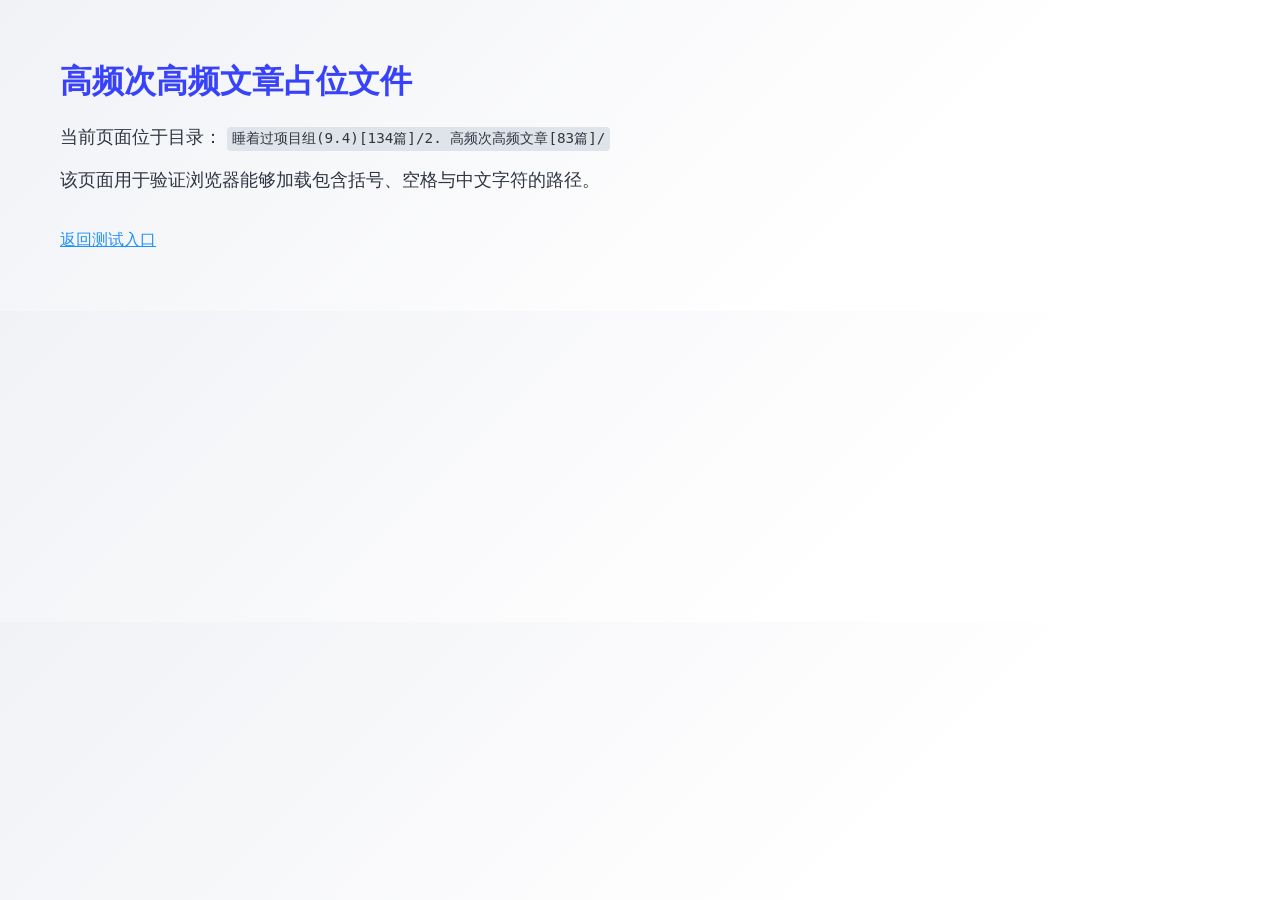
<file: practice-atlas/developer/tests/e2e/fixtures/睡着过项目组(9.4)[134篇]/2. 高频次高频文章[83篇]/placeholder.html>
<!DOCTYPE html>
<html lang="zh-CN">
  <head>
    <meta charset="utf-8" />
    <title>高频文章占位页</title>
    <style>
      body {
        font-family: "Noto Sans SC", "Helvetica Neue", Arial, sans-serif;
        margin: 60px;
        background: linear-gradient(135deg, #f1f2f6 0%, #ffffff 70%);
        color: #2f3542;
      }
      main {
        max-width: 720px;
      }
      h1 {
        color: #3742fa;
      }
      p {
        font-size: 1.1em;
      }
      code {
        display: inline-block;
        padding: 0.15em 0.35em;
        background: #dfe4ea;
        border-radius: 4px;
      }
      a {
        display: inline-block;
        margin-top: 20px;
        color: #1e90ff;
      }
    </style>
  </head>
  <body>
    <main>
      <h1>高频次高频文章占位文件</h1>
      <p>
        当前页面位于目录：
        <code>睡着过项目组(9.4)[134篇]/2. 高频次高频文章[83篇]/</code>
      </p>
      <p>
        该页面用于验证浏览器能够加载包含括号、空格与中文字符的路径。
      </p>
      <a href="../../index.html">返回测试入口</a>
    </main>
  </body>
</html>
</file>
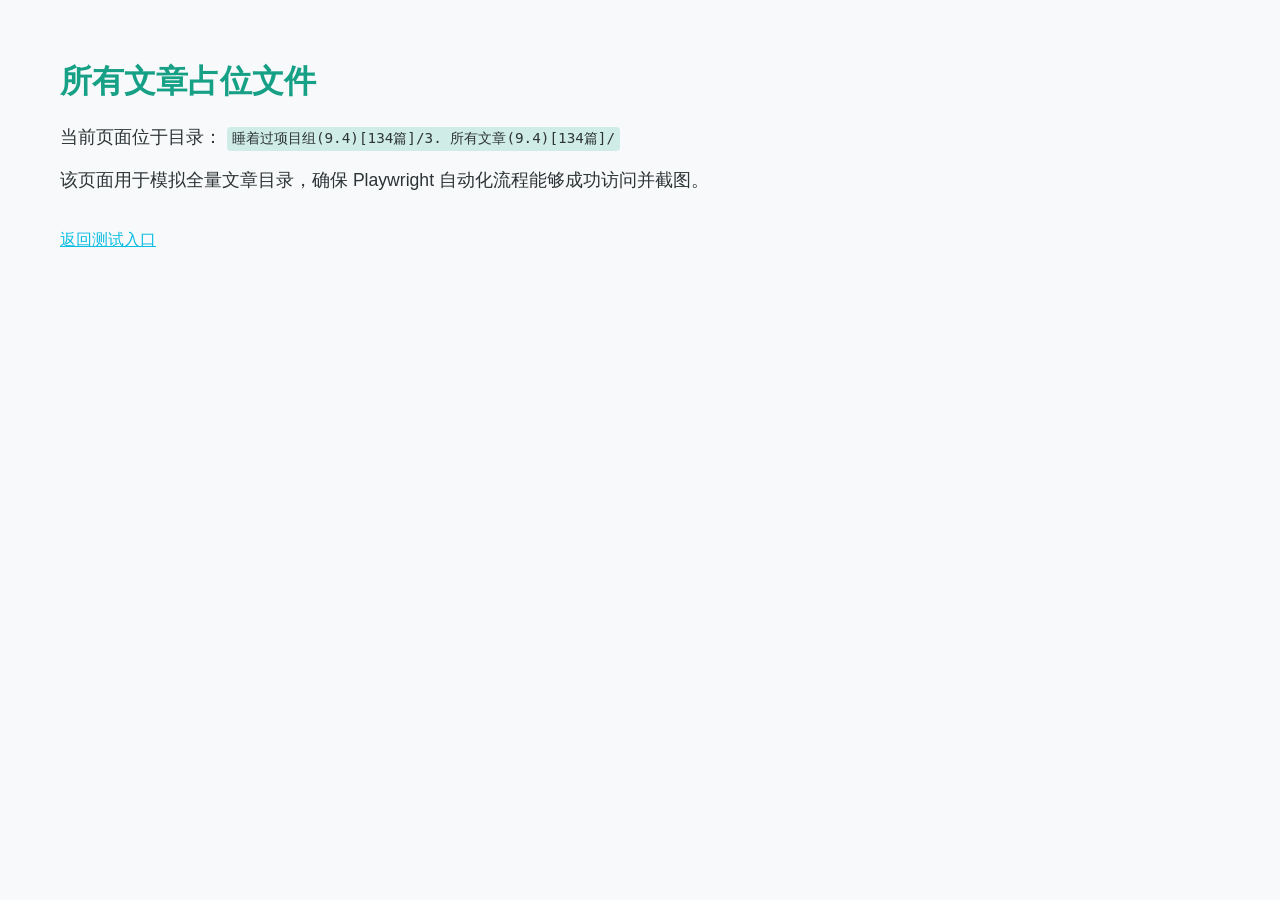
<file: practice-atlas/developer/tests/e2e/fixtures/睡着过项目组(9.4)[134篇]/3. 所有文章(9.4)[134篇]/placeholder.html>
<!DOCTYPE html>
<html lang="zh-CN">
  <head>
    <meta charset="utf-8" />
    <title>所有文章占位页</title>
    <style>
      body {
        font-family: "Noto Sans SC", "Helvetica Neue", Arial, sans-serif;
        margin: 60px;
        background-color: #f8f9fa;
        color: #2d3436;
      }
      main {
        max-width: 760px;
      }
      h1 {
        color: #16a085;
      }
      p {
        font-size: 1.1em;
      }
      code {
        display: inline-block;
        padding: 0.15em 0.35em;
        background: #d0ece7;
        border-radius: 4px;
      }
      a {
        display: inline-block;
        margin-top: 20px;
        color: #0abde3;
      }
    </style>
  </head>
  <body>
    <main>
      <h1>所有文章占位文件</h1>
      <p>
        当前页面位于目录：
        <code>睡着过项目组(9.4)[134篇]/3. 所有文章(9.4)[134篇]/</code>
      </p>
      <p>
        该页面用于模拟全量文章目录，确保 Playwright 自动化流程能够成功访问并截图。
      </p>
      <a href="../../index.html">返回测试入口</a>
    </main>
  </body>
</html>
</file>
